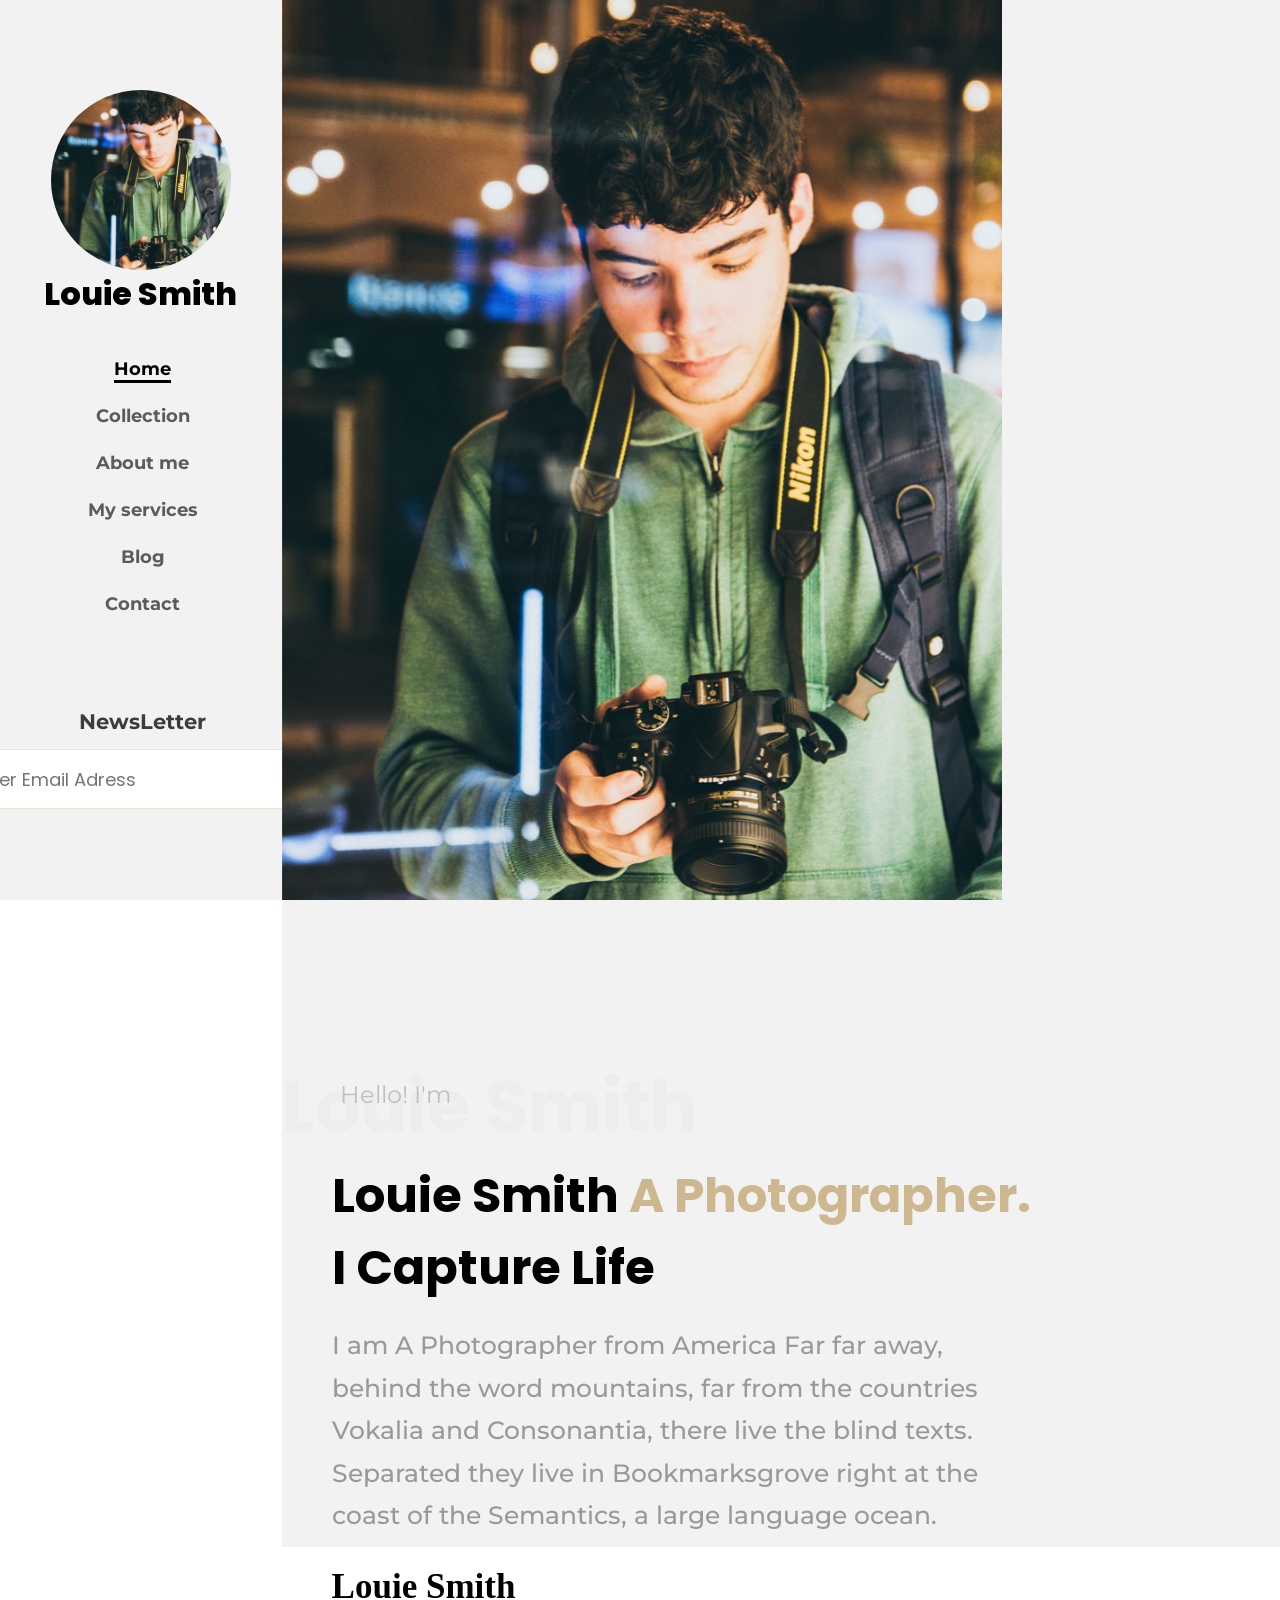
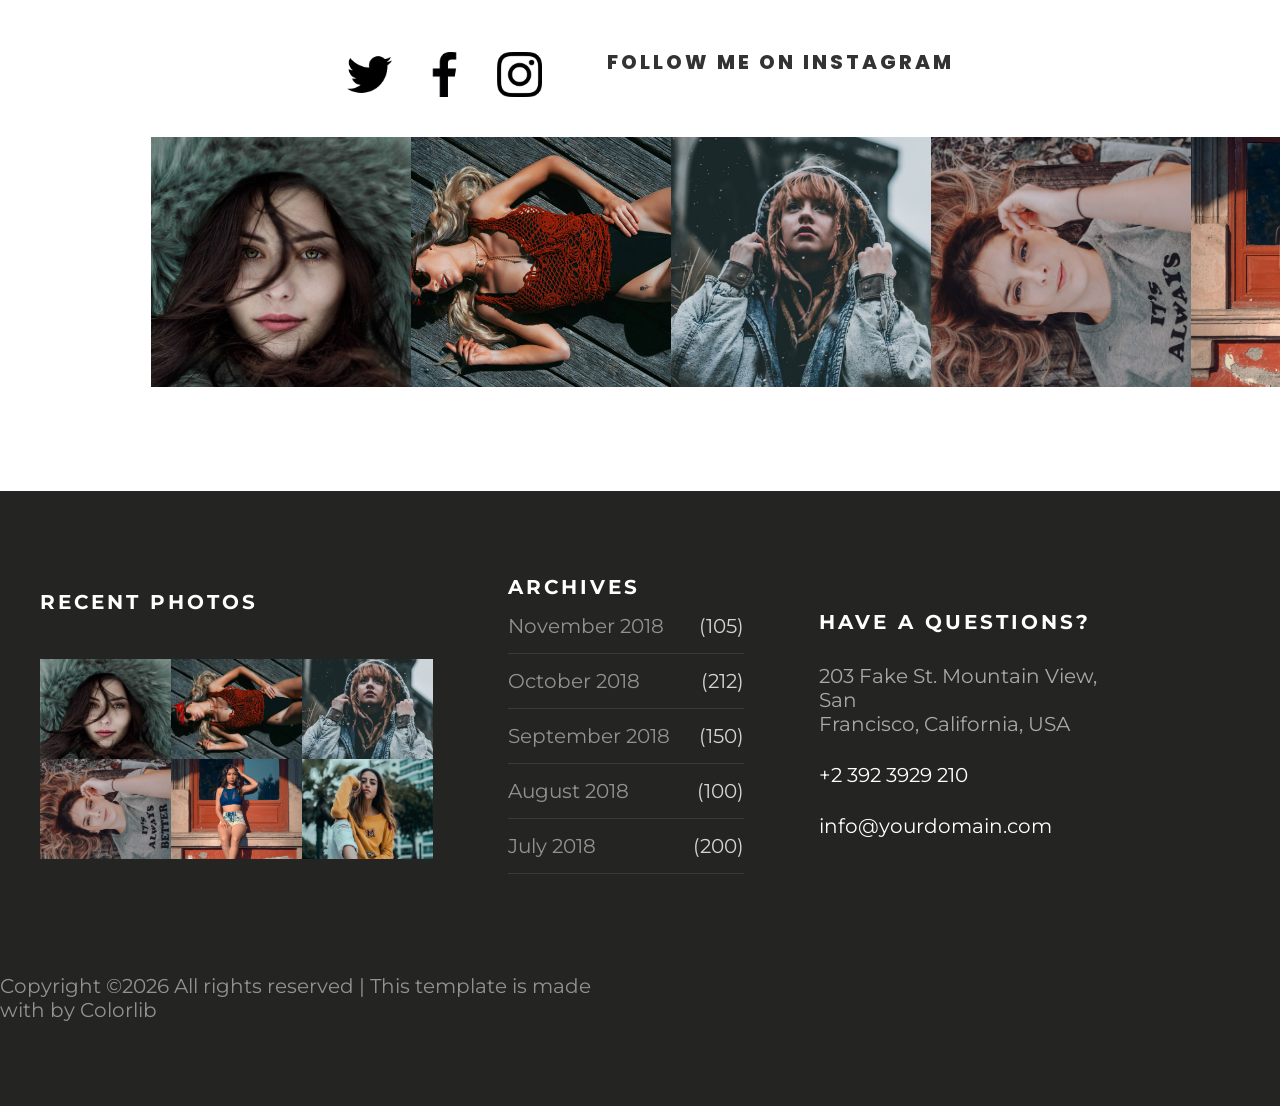
<file: index.html>
<!DOCTYPE html>
<html lang="en">
<head>
    <meta charset="UTF-8">
    <meta name="viewport" content="width=device-width, initial-scale=1.0">
    <link rel="preconnect" href="https://fonts.googleapis.com">
    <link rel="preconnect" href="https://fonts.gstatic.com" crossorigin>
    <link href="https://fonts.googleapis.com/css2?family=Montserrat:wght@100;200;300;400;500;600;700;800;900&family=Poppins:wght@100;200;300;400;500;600;700;800;900&display=swap" rel="stylesheet">
    <link rel="stylesheet" href="style.css">
    <title>Photo</title>
</head>
<body>
    <header>
        <img class = "foto-louie" src="imgs/author.jpg">
        <h1>Louie Smith</h1>
        <ul class = "lista-paginas">
            <li>
                <a class = "active" href="index.html">
                    Home
                </a>
            </li>
            <li>
                <a href="collection.html">
                    Collection
                </a>
            </li>
            <li>
                <a href="about.html">
                    About me
                </a>
            </li>
            <li>
                <a href="myservices.html">
                    My services
                </a>
            </li>
            <li>
                <a href="blog.html">
                    Blog
                </a>
            </li>
            <li>
                <a href="contact.html">
                    Contact
                </a>
            </li>
            <li>
                <div class = "div-input--email">
                    <p>NewsLetter</p>
                    <div class = >
                        <input type="email" placeholder="Enter Email Adress">
                        <img src="imgs/icon-aviaopapel.png">
                    </div>            
                </div>
            </li>
        </ul>
    </header>

    <section id = main>
        <img class = "author-main" src="imgs/author.jpg">

        <section id = "section-text">
            <div id = "allText-section--text">
                <div class = "title">
                    <h1 class = "big-title">Louie Smith</h1>
                    <p class = "little-title">Hello! I'm</p>
                </div>

                <div class = "apresentation">
                    <h1 class = "h1-apresentation">Louie Smith <span class = "photografer-span">A Photographer.</span><br> I Capture Life</h1>

                    <p class = "p-apresentation">
                        I am A Photographer from America Far far away,<br> behind the word mountains, far from the countries<br> Vokalia and Consonantia, there live the blind texts.<br> Separated they live in Bookmarksgrove right at the<br> coast of the Semantics, a large language ocean.
                    </p>

                    <h2 class = "assinatura">Louie Smith</h2>
                    <ul class = "ul-MidiasS">
                        <li class = "twitter">
                            <img src = "imgs/twitter.png">
                        </li>
                        <li>
                            <img src = "imgs/face.png">
                        </li>
                        <li>
                            <img src = "imgs/insta.png">
                        </li>
                    </ul>
                </div>
            </div>
        </section>

        <section id = "photos">
            <div class = "div-photos">
                <h2 class = "follow-h2">
                    Follow me on Instagram
                </h2>
                <ul class = "ul-photos">
                <li>
                        <img src="imgs/img_esquimo.jpg" alt="imagem mulher">
                </li>
                <li>
                        <img src="imgs/img_maiovermelho.jpg" alt="imagem mulher">
                </li>
                <li>
                        <img src="imgs/img_ruivaAvoada.jpg" alt="imagem mulher">
                </li>
                <li>
                        <img src="imgs/img_mulhernochaocomfolhas.jpg" alt="imagem mulher">
                </li>
                <li>
                        <img src="imgs/img_mulhersentada.jpg" alt="imagem mulher">
                </li>
                </ul>
            </div>
        </section>
    </section>

    <footer>
        <ul class = "ul-mãe">
            <li class = "li-primeira">
                <p class = "titulos-Lis titulos-Lis1">Recent photos</p>
                <ul class = "ul1-1--footer">
                    <li>
                        <img src="imgs/img_esquimo.jpg" alt="imagem mulher">
                    </li>
                    <li>
                        <img class = "maio-vermelho" src="imgs/img_maiovermelho.jpg" alt="imagem mulher">
                    </li>
                    <li>
                        <img class = "ruiva-avoada" src="imgs/img_ruivaAvoada.jpg" alt="imagem mulher">
                    </li>
                </ul>
                <ul class = "ul1-2--footer">
                    <li>
                        <img src="imgs/img_mulhernochaocomfolhas.jpg" alt="imagem mulher">
                    </li>
                    <li>
                        <img class = "mulher-sentada"src="imgs/img_mulhersentada.jpg" alt="imagem mulher">
                    </li>
                    <li>
                        <img class = "mulher-amarelo"src = "imgs/img_mulherdeamarelo.jpg" alt = "imagem mulher">
                    </li>
                </ul>
            </li>
            <li class = "li-segunda">
                <p class = "titulos-Lis titulos-Lis2">Archives</p>
                <ul class = "ul2-footer">
                    <li>November 2018<span class = "numbers">(105)</span></li>
                    <li>October 2018<span class = "numbers">(212)</span></li>
                    <li>September 2018<span class = "numbers">(150)</span></li>
                    <li>August 2018<span class = "numbers">(100)</span></li>
                    <li class = "July">July 2018<span class = "numbers">(200)</span></li>
                </ul>
            </li>
            <li class = "li-terceira">
                <p class = "titulos-Lis titulos-Lis3">Have a questions?</p>
                    <ul class = ul3-footer>
                        <li class = "adress">203 Fake St. Mountain View, San<br> Francisco, California, USA</li>
                        <li class = "numberAndEmail">+2 392 3929 210</li>
                        <li class = "numberAndEmail" >info@yourdomain.com</li>
                    </ul>
            </li>
        </ul>

        <p class = "Copyright">Copyright ©2026 All rights reserved | This template is made with  by Colorlib</p>
    </footer>
</body>
</html>
</file>
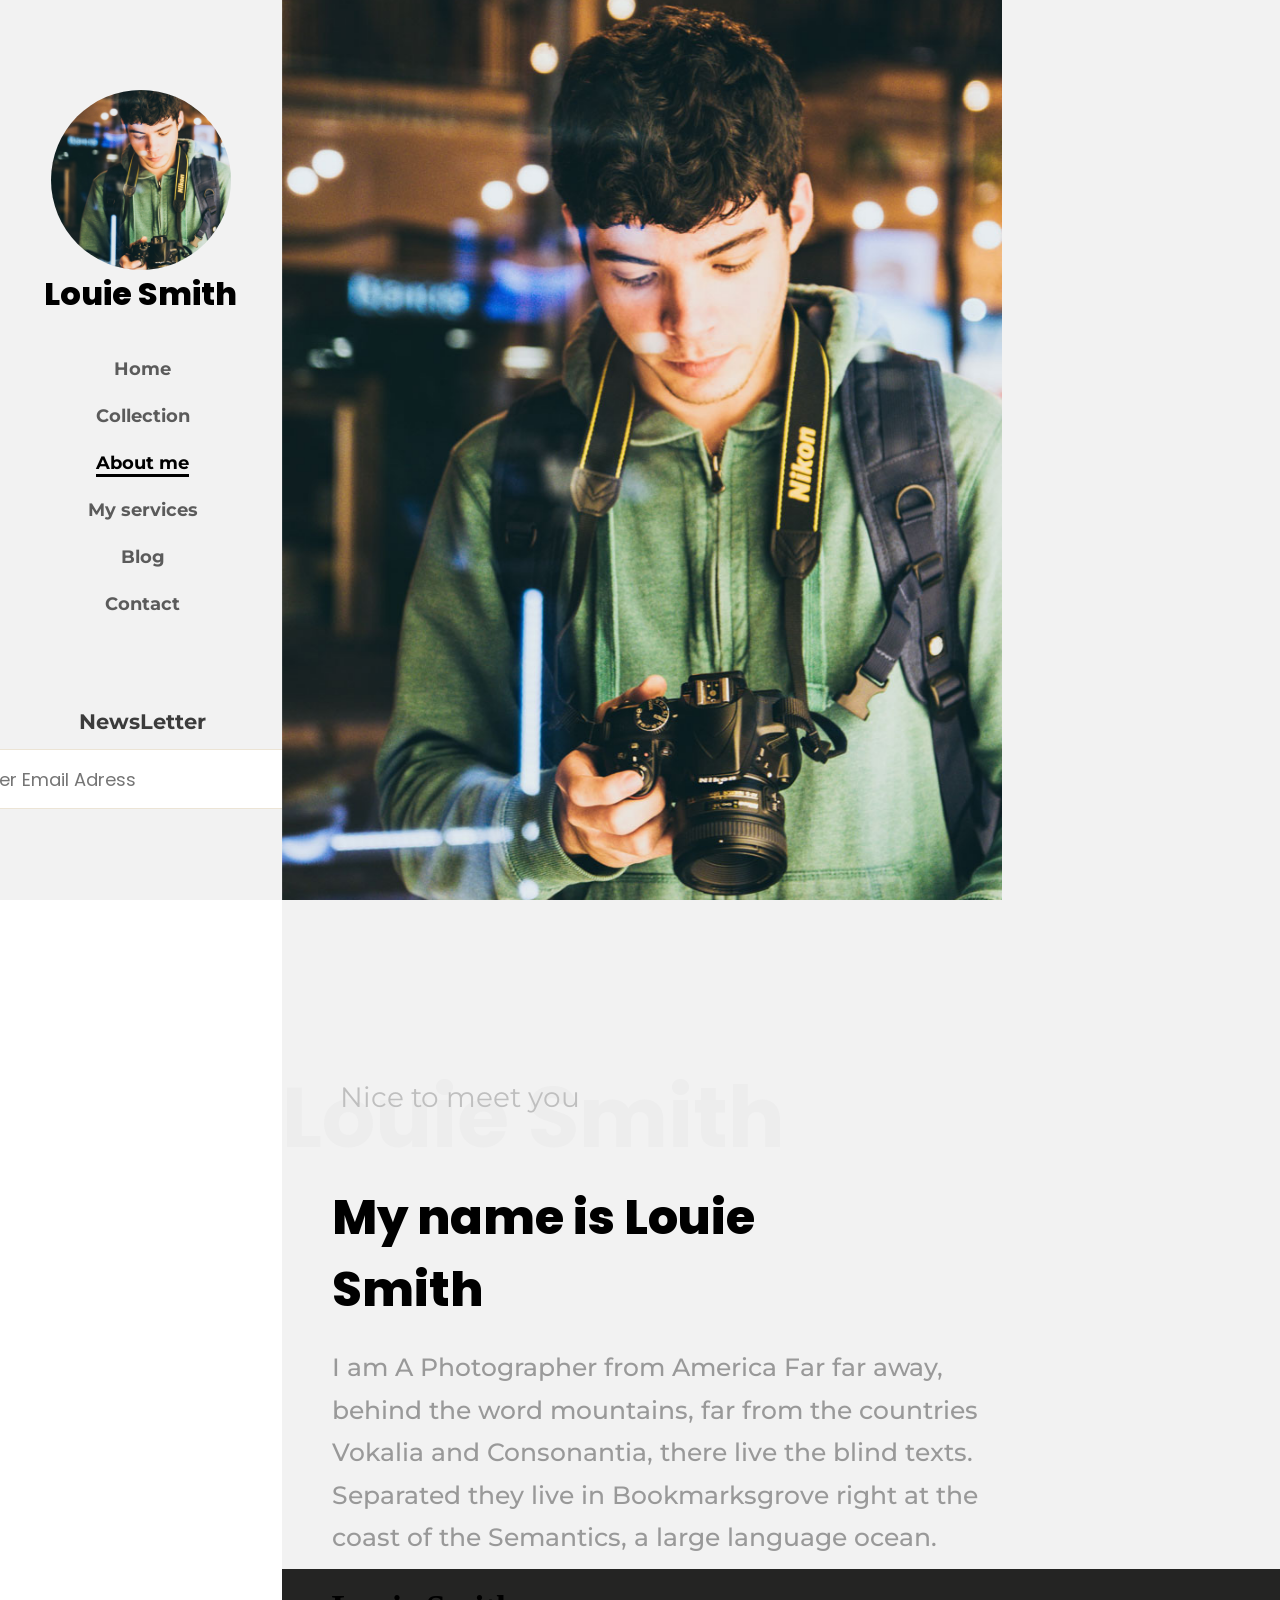
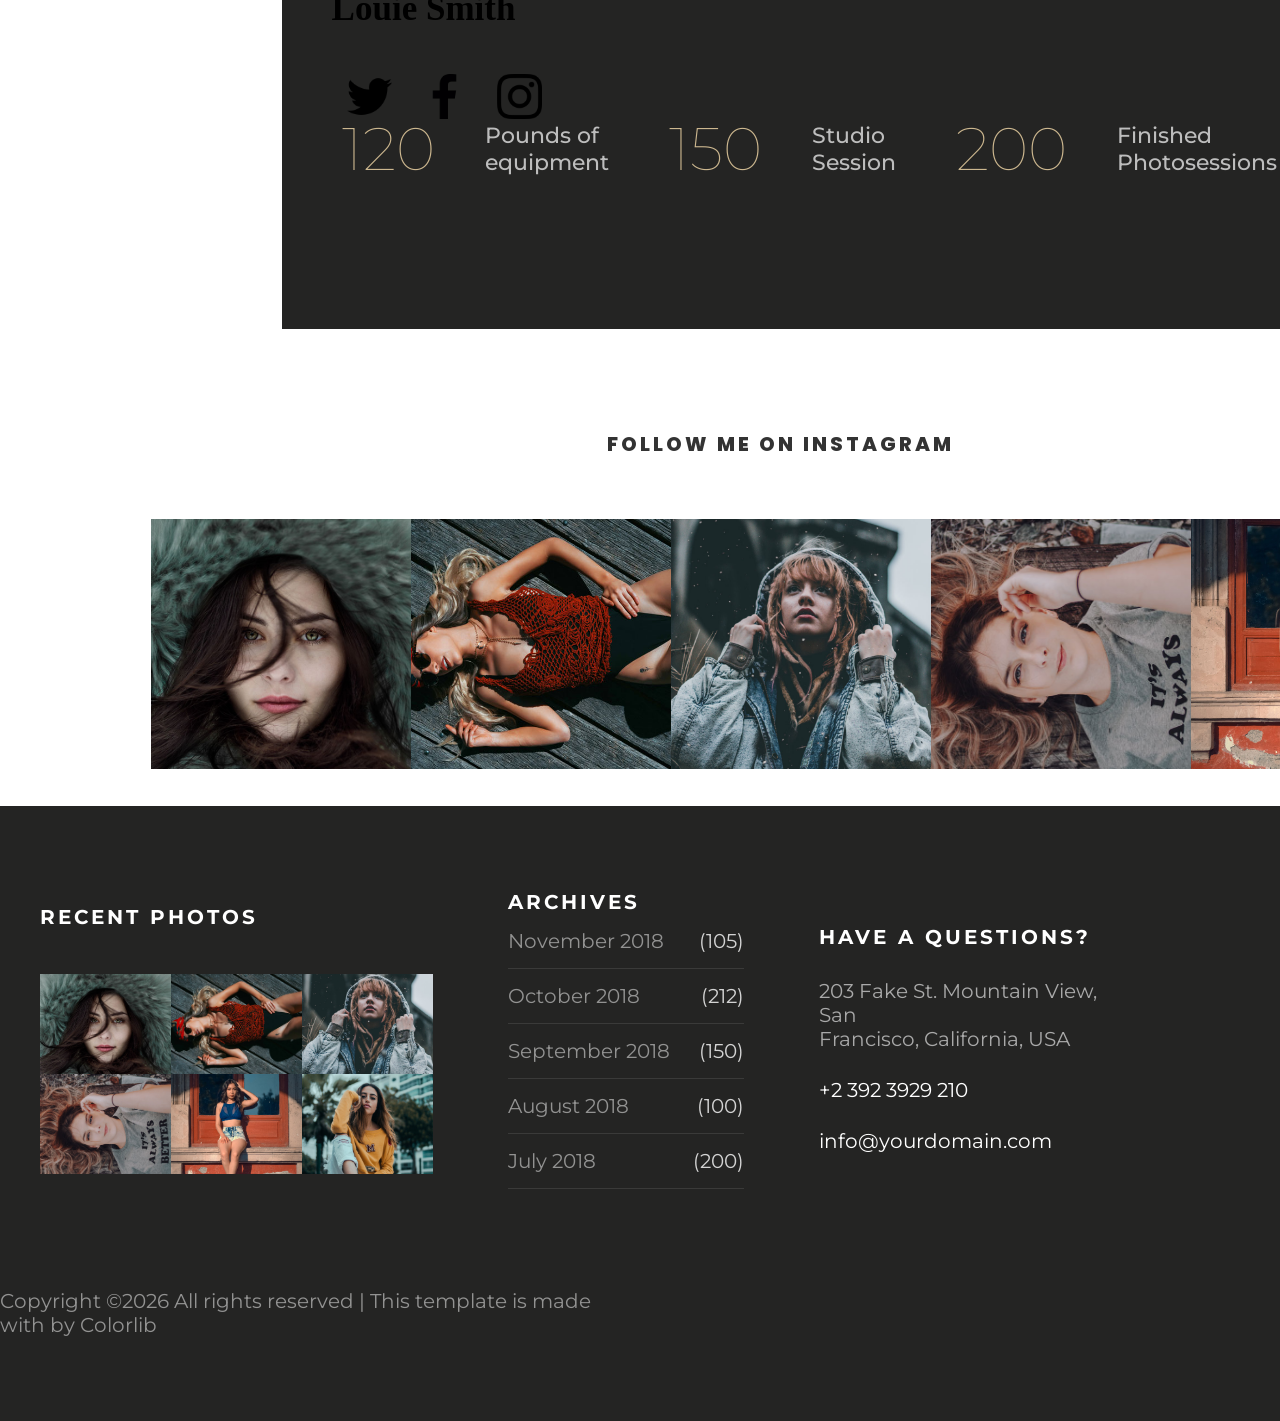
<file: about.html>
<!DOCTYPE html>
<html lang="en">
<head>
    <meta charset="UTF-8">
    <meta name="viewport" content="width=device-width, initial-scale=1.0">
    <link rel="preconnect" href="https://fonts.googleapis.com">
    <link rel="preconnect" href="https://fonts.gstatic.com" crossorigin>
    <link href="https://fonts.googleapis.com/css2?family=Montserrat:wght@100;200;300;400;500;600;700;800;900&family=Poppins:wght@100;200;300;400;500;600;700;800;900&display=swap" rel="stylesheet">
    <title>About Him</title>
    <link rel="stylesheet" href="about.css">
</head>
<body>
    <header>
        <img class = "foto-louie" src="imgs/author.jpg">
        <h1>Louie Smith</h1>
        <ul class = "lista-paginas">
            <li>
                <a href="index.html">
                    Home
                </a>
            </li>
            <li>
                <a href="collection.html">
                    Collection
                </a>
            </li>
            <li>
                <a class="active" href="about.html">
                    About me
                </a>
            </li>
            <li>
                <a href="myservices.html">
                    My services
                </a>
            </li>
            <li>
                <a href="blog.html">
                    Blog
                </a>
            </li>
            <li>
                <a href="contact.html">
                    Contact
                </a>
            </li>
            <li>
                <div class = "div-input--email">
                    <p>NewsLetter</p>
                    <div class = >
                        <input type="email" placeholder="Enter Email Adress">
                        <img src="imgs/icon-aviaopapel.png">
                    </div>            
                </div>
            </li>
        </ul>
    </header>

    <section id = main>
        <img class = "author-main" src="imgs/author.jpg">

        <section id = "section-text">
            <div id = "allText-section--text">
                <div class = "title">
                    <h1 class = "big-title">Louie Smith</h1>
                    <p class = "little-title">Nice to meet you</p>
                </div>

                <div class = "apresentation">
                    <h1 class = "h1-apresentation">My name is Louie<br> Smith</h1>

                    <p class = "p-apresentation">
                        I am A Photographer from America Far far away,<br> behind the word
                        mountains, far from the countries<br> Vokalia and Consonantia, there live
                        the blind texts.<br> Separated they live in Bookmarksgrove right at the<br>
                        coast of the Semantics, a large language ocean.
                    </p>

                    <h2 class = "assinatura">Louie Smith</h2>
                    <ul class = "ul-MidiasS">
                        <li class = "twitter">
                            <img src = "imgs/twitter.png">
                        </li>
                        <li>
                            <img src = "imgs/face.png">
                        </li>
                        <li>
                            <img src = "imgs/insta.png">
                        </li>
                    </ul>
                </div>
            </div>
        </section>

        <div id = "esp-Service">
            <ul>
                <li class = "Li-S">
                    <span class = "Numbers-Of">120</span>
                    <span class = "Text-esp--Service">Pounds of<br> equipment</span>
                </li>
                <li class = "Li-S">
                    <span class = "Numbers-Of">150</span>
                    <span class = "Text-esp--Service">Studio<br>Session</span>
                </li>
                <li class = "Li-S">
                    <span class = "Numbers-Of">200</span>
                    <span class = "Text-esp--Service">Finished<br>Photosessions</span>
                </li>
                <li class = "Li-S">
                    <span class = "Numbers-Of">200</span>
                    <span class = "Text-esp--Service">Happy<br>Clients</span>
                </li>
            </ul>
        </div>

        <section id = "photos">
            <div class = "div-photos">
                <h2 class = "follow-h2">
                    Follow me on Instagram
                </h2>
                <ul class = "ul-photos">
                <li>
                        <img src="imgs/img_esquimo.jpg" alt="imagem mulher">
                </li>
                <li>
                        <img src="imgs/img_maiovermelho.jpg" alt="imagem mulher">
                </li>
                <li>
                        <img src="imgs/img_ruivaAvoada.jpg" alt="imagem mulher">
                </li>
                <li>
                        <img src="imgs/img_mulhernochaocomfolhas.jpg" alt="imagem mulher">
                </li>
                <li>
                        <img src="imgs/img_mulhersentada.jpg" alt="imagem mulher">
                </li>
                </ul>
            </div>
        </section>
    </section>

    <footer>
        <ul class = "ul-mãe">
            <li class = "li-primeira">
                <p class = "titulos-Lis titulos-Lis1">Recent photos</p>
                <ul class = "ul1-1--footer">
                    <li>
                        <img src="imgs/img_esquimo.jpg" alt="imagem mulher">
                    </li>
                    <li>
                        <img class = "maio-vermelho" src="imgs/img_maiovermelho.jpg" alt="imagem mulher">
                    </li>
                    <li>
                        <img class = "ruiva-avoada" src="imgs/img_ruivaAvoada.jpg" alt="imagem mulher">
                    </li>
                </ul>
                <ul class = "ul1-2--footer">
                    <li>
                        <img src="imgs/img_mulhernochaocomfolhas.jpg" alt="imagem mulher">
                    </li>
                    <li>
                        <img class = "mulher-sentada"src="imgs/img_mulhersentada.jpg" alt="imagem mulher">
                    </li>
                    <li>
                        <img class = "mulher-amarelo"src = "imgs/img_mulherdeamarelo.jpg" alt = "imagem mulher">
                    </li>
                </ul>
            </li>
            <li class = "li-segunda">
                <p class = "titulos-Lis titulos-Lis2">Archives</p>
                <ul class = "ul2-footer">
                    <li>November 2018<span class = "numbers">(105)</span></li>
                    <li>October 2018<span class = "numbers">(212)</span></li>
                    <li>September 2018<span class = "numbers">(150)</span></li>
                    <li>August 2018<span class = "numbers">(100)</span></li>
                    <li class = "July">July 2018<span class = "numbers">(200)</span></li>
                </ul>
            </li>
            <li class = "li-terceira">
                <p class = "titulos-Lis titulos-Lis3">Have a questions?</p>
                    <ul class = ul3-footer>
                        <li class = "adress">203 Fake St. Mountain View, San<br> Francisco, California, USA</li>
                        <li class = "numberAndEmail">+2 392 3929 210</li>
                        <li class = "numberAndEmail" >info@yourdomain.com</li>
                    </ul>
            </li>
        </ul>

        <p class = "Copyright">Copyright ©2026 All rights reserved | This template is made with  by Colorlib</p>
    </footer>
</body>
</html>
</file>
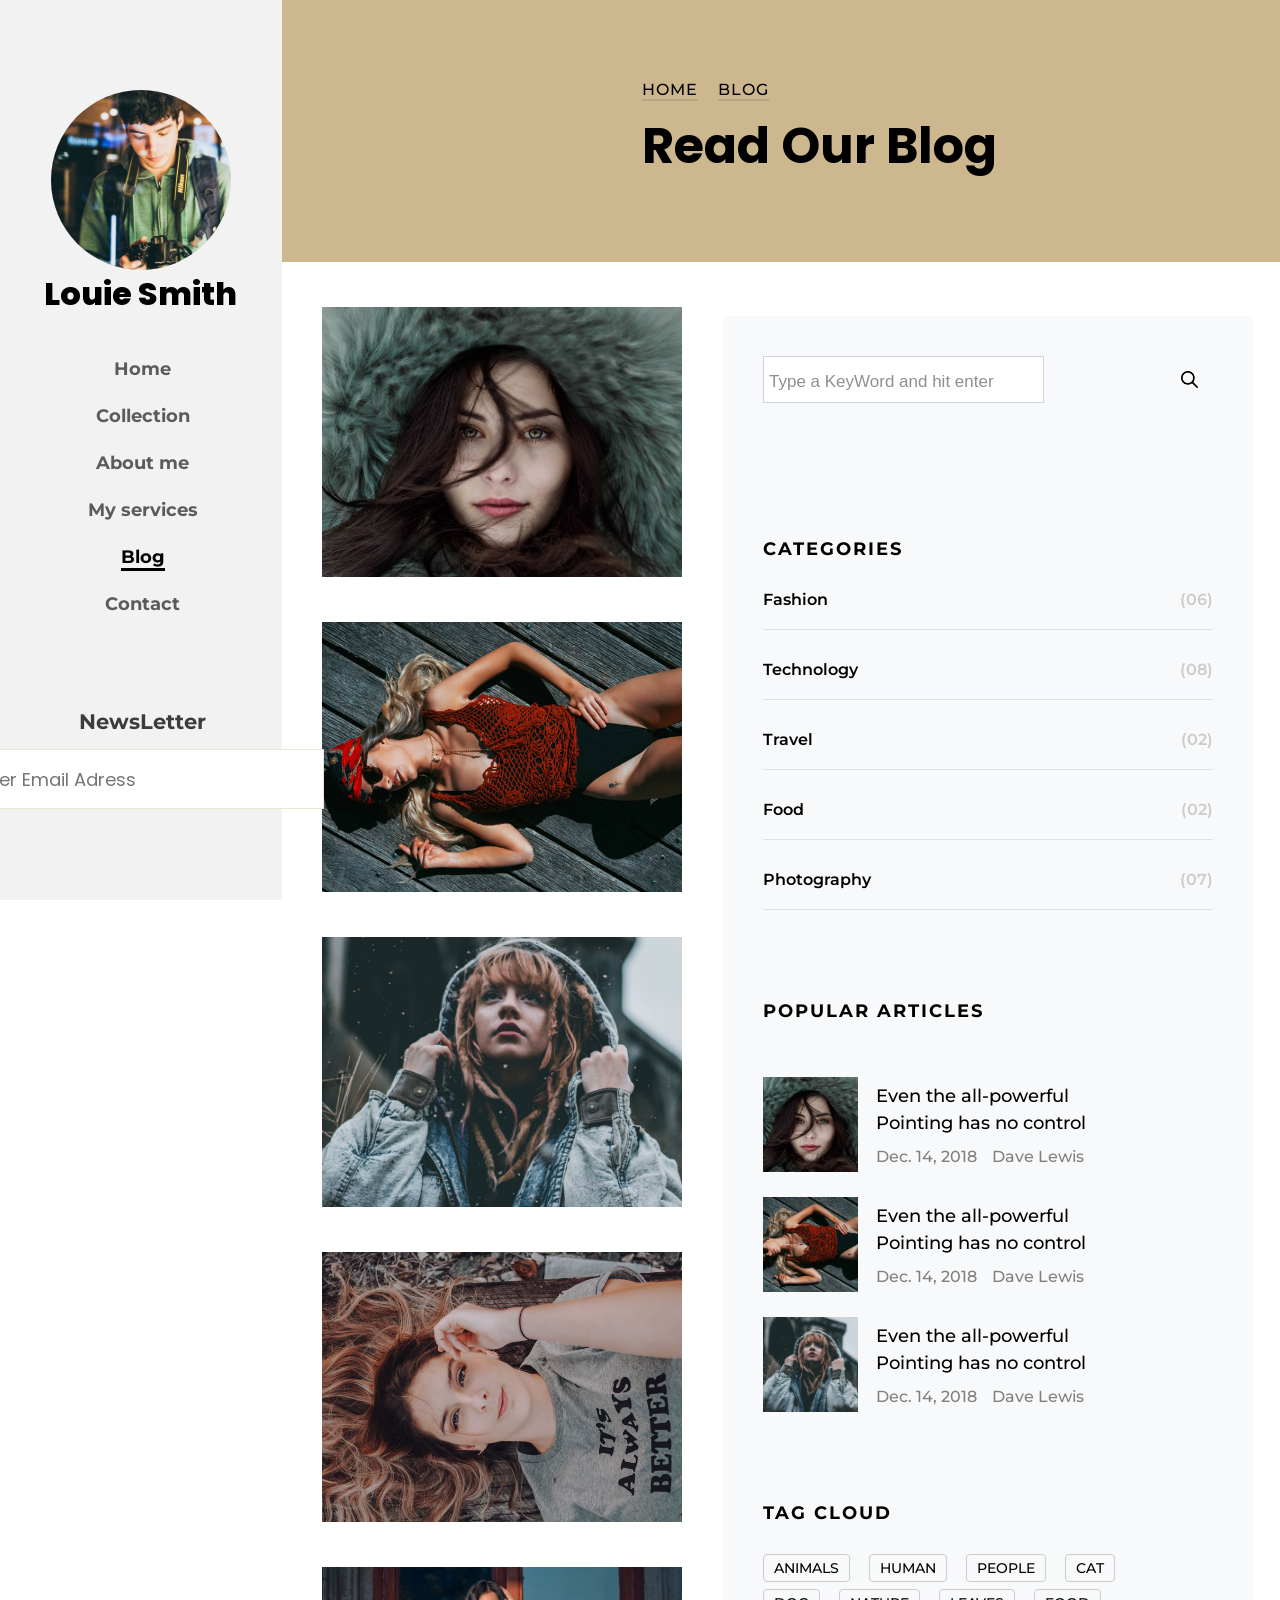
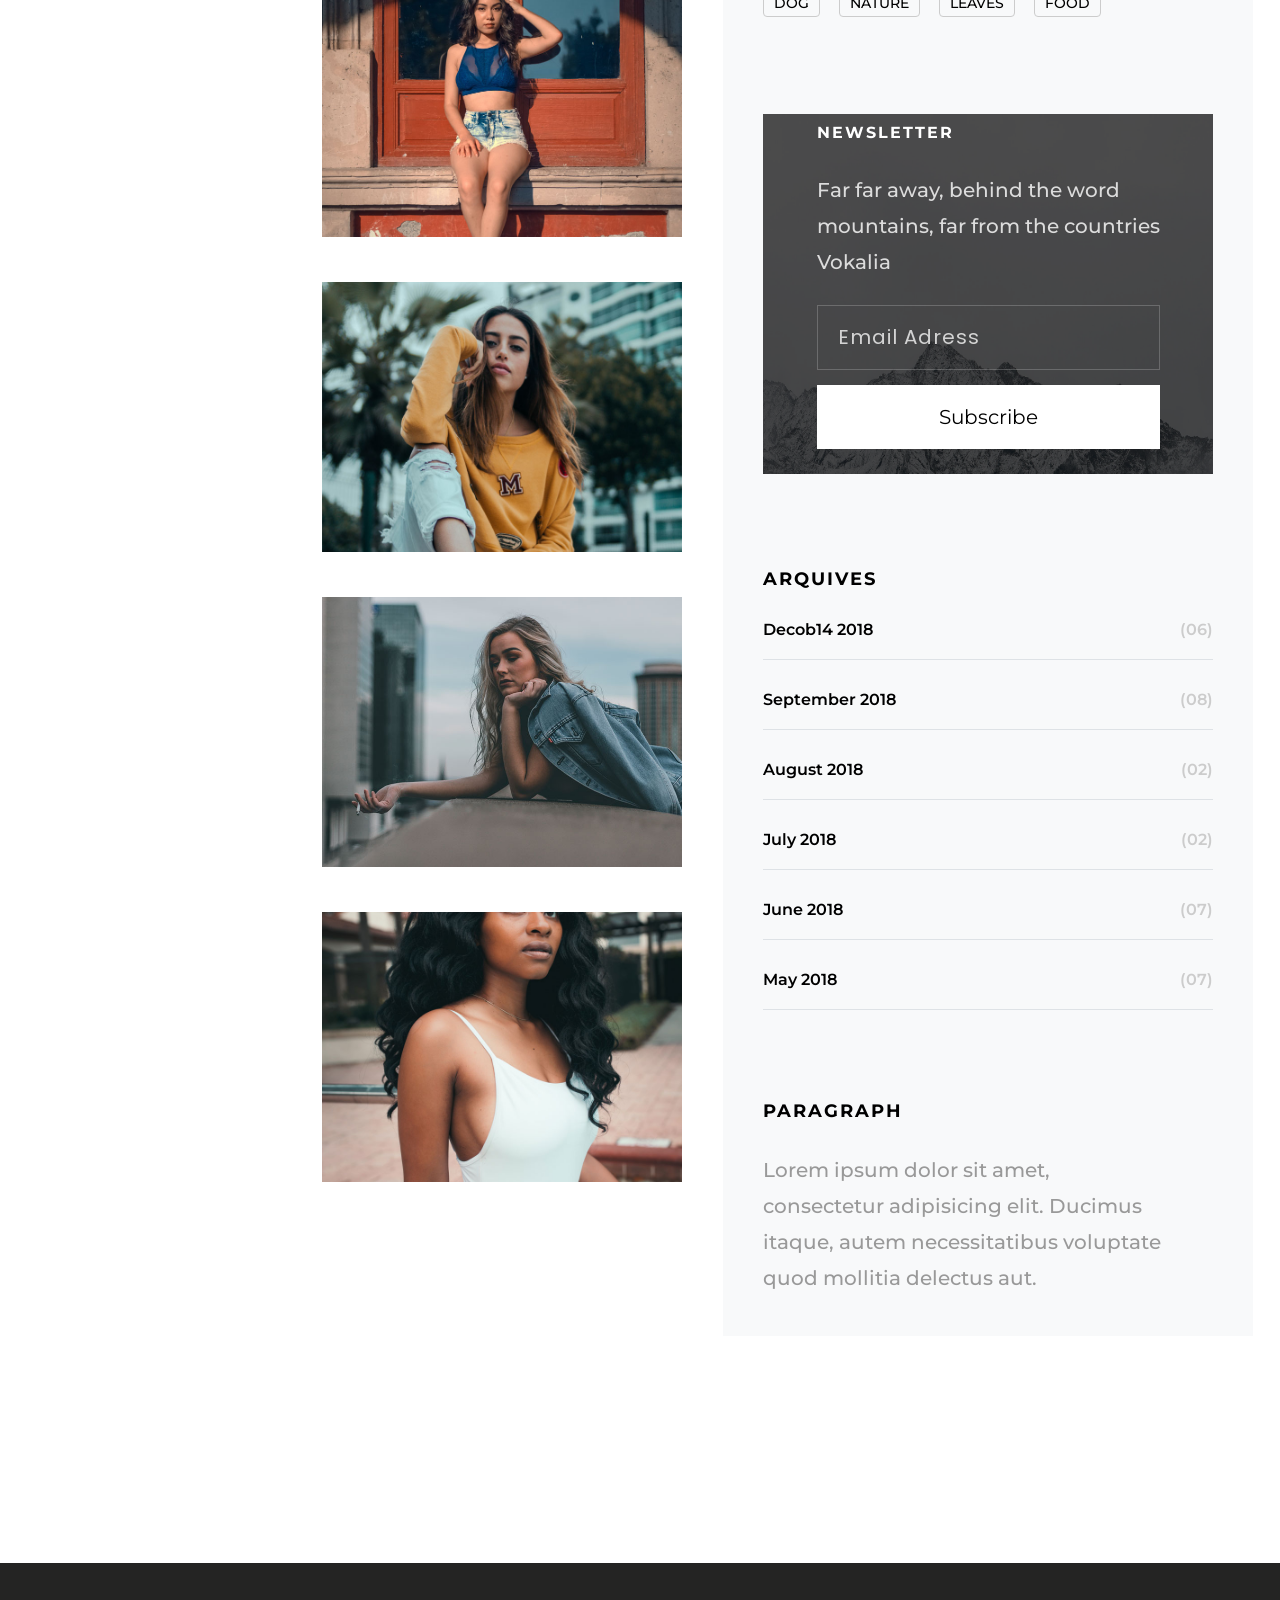
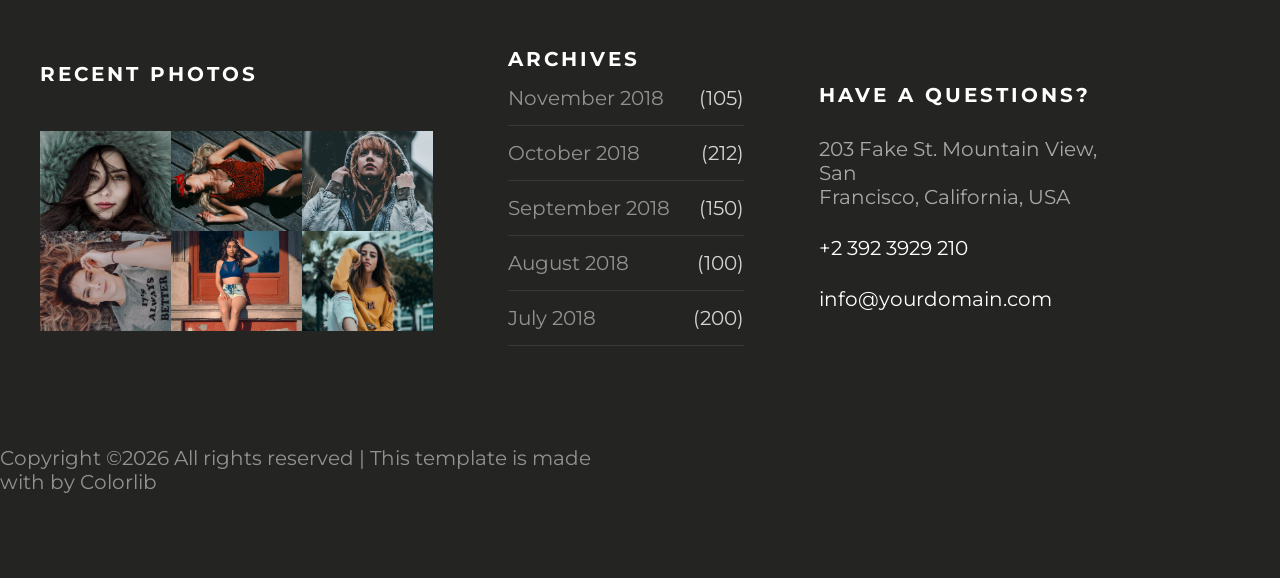
<file: blog.html>
<!DOCTYPE html>
<html lang="en">
<head>
    <meta charset="UTF-8">
    <meta name="viewport" content="width=device-width, initial-scale=1.0">
    <title>Blog</title>
    <link rel="preconnect" href="https://fonts.googleapis.com">
    <link rel="preconnect" href="https://fonts.gstatic.com" crossorigin>
    <link href="https://fonts.googleapis.com/css2?family=Montserrat:wght@100;200;300;400;500;600;700;800;900&family=Poppins:wght@100;200;300;400;500;600;700;800;900&display=swap" rel="stylesheet">
    <link rel="stylesheet" href="blog.css">
</head>
<body>
    <header>
        <img class = "foto-louie" src="imgs/author.jpg">
        <h1>Louie Smith</h1>
        <ul class = "lista-paginas">
            <li>
                <a href="index.html">
                    Home
                </a>
            </li>
            <li>
                <a href="collection.html">
                    Collection
                </a>
            </li>
            <li>
                <a href="about.html">
                    About me
                </a>
            </li>
            <li>
                <a href="myservices.html">
                    My services
                </a>
            </li>
            <li>
                <a class="active" href="blog.html">
                    Blog
                </a>
            </li>
            <li>
                <a href="contact.html">
                    Contact
                </a>
            </li>
            <li>
                <div class = "div-input--email">
                    <p>NewsLetter</p>
                    <div class = >
                        <input type="email" placeholder="Enter Email Adress">
                        <img src="imgs/icon-aviaopapel.png">
                    </div>            
                </div>
            </li>
        </ul>
    </header>

    <section id = main>
        <div id = "header2">
            <div class = "content-header2">
                <ul>
                    <li class = "home-active">
                        <a class = "home-active" href="index.html">Home</a>
                    </li>
                    <li>
                        <a href="collection.html">Blog</a>
                    </li>
                </ul>

                <h1>
                    Read Our Blog
                </h1>
            </div>
        </div>

        <section id = "principal-content">
            <section id = "posts">
                <ul>
                    <li>
                        <div class = "post-content">
                            <img src="imgs/img_esquimo.jpg">
                            <div class = "especifications">
                                <h4>The Photography Technique</h4>
                                <ul>
                                    <li class = "date-comment">Dec 14, 2018</li>
                                    <li class = photografy-li>Photography</li>
                                    <li class = "date-comment">5 comment</li>
                                </ul>
                                <p>A small river named Duden flows by their<br> place and supplies it with the necessary<br> regelialia.</p>
                                <a>Read More ></a>
                            </div>
                        </div>
                    </li>
                    <li>
                        <div class = "post-content">
                            <img src="imgs/img_maiovermelho.jpg">
                            <div class = "especifications">
                                <h4>The Photography Technique</h4>
                                <ul>
                                    <li class = "date-comment">Dec 14, 2018</li>
                                    <li class = photografy-li>Photography</li>
                                    <li class = "date-comment">5 comment</li>
                                </ul>
                                <p>A small river named Duden flows by their<br> place and supplies it with the necessary<br> regelialia.</p>
                                <a>Read More ></a>
                            </div>
                    </li>
                    <li>
                        <div class = "post-content">
                            <img src="imgs/img_ruivaAvoada.jpg">
                            <div class = "especifications">
                                <h4>The Photography Technique</h4>
                                <ul>
                                    <li class = "date-comment">Dec 14, 2018</li>
                                    <li class = photografy-li>Photography</li>
                                    <li class = "date-comment">5 comment</li>
                                </ul>
                                <p>A small river named Duden flows by their<br> place and supplies it with the necessary<br> regelialia.</p>
                                <a>Read More ></a>
                            </div>
                    </li>
                    <li>
                        <div class = "post-content">
                            <img src="imgs/img_mulhernochaocomfolhas.jpg">
                            <div class = "especifications">
                                <h4>The Photography Technique</h4>
                                <ul>
                                    <li class = "date-comment">Dec 14, 2018</li>
                                    <li class = photografy-li>Photography</li>
                                    <li class = "date-comment">5 comment</li>
                                </ul>
                                <p>A small river named Duden flows by their<br> place and supplies it with the necessary<br> regelialia.</p>
                                <a>Read More ></a>
                            </div>
                    </li>
                    <li>
                        <div class = "post-content">
                            <img src="imgs/img_mulhersentada.jpg">
                            <div class = "especifications">
                                <h4>The Photography Technique</h4>
                                <ul>
                                    <li class = "date-comment">Dec 14, 2018</li>
                                    <li class = photografy-li>Photography</li>
                                    <li class = "date-comment">5 comment</li>
                                </ul>
                                <p>A small river named Duden flows by their<br> place and supplies it with the necessary<br> regelialia.</p>
                                <a>Read More ></a>
                            </div>
                    </li>
                    <li>
                        <div class = "post-content">
                            <img src="imgs/img_mulherdeamarelo.jpg">
                            <div class = "especifications">
                                <h4>The Photography Technique</h4>
                                <ul>
                                    <li class = "date-comment">Dec 14, 2018</li>
                                    <li class = photografy-li>Photography</li>
                                    <li class = "date-comment">5 comment</li>
                                </ul>
                                <p>A small river named Duden flows by their<br> place and supplies it with the necessary<br> regelialia.</p>
                                <a>Read More ></a>
                            </div>
                    </li>
                    <li>
                        <div class = "post-content">
                            <img src="imgs/imgmulherjaqueta.jpg">
                            <div class = "especifications">
                                <h4>The Photography Technique</h4>
                                <ul>
                                    <li class = "date-comment">Dec 14, 2018</li>
                                    <li class = photografy-li>Photography</li>
                                    <li class = "date-comment">5 comment</li>
                                </ul>
                                <p>A small river named Duden flows by their<br> place and supplies it with the necessary<br> regelialia.</p>
                                <a>Read More ></a>
                            </div>
                    </li>
                    <li>
                        <div class = "post-content">
                            <img src="imgs/img-mulhermaiobranco.jpg">
                            <div class = "especifications">
                                <h4>The Photography Technique</h4>
                                <ul>
                                    <li class = "date-comment">Dec 14, 2018</li>
                                    <li class = photografy-li>Photography</li>
                                    <li class = "date-comment">5 comment</li>
                                </ul>
                                <p>A small river named Duden flows by their<br> place and supplies it with the necessary<br> regelialia.</p>
                                <a>Read More ></a>
                            </div>
                    </li>
                </ul>
            </section>

            <section id = "area-direita">
                <div class = "input-div">
                    <input type = "text" placeholder="Type a KeyWord and hit enter">
                    <img src="imgs/search.png">
                </div>
    
                <div class = "categories">
                    <h5>Categories</h5>
                    <ul class = "ul-categories">
                        <li>Fashion<span class = "lil-number--ul">(06)</span></li>
                        <li>Technology<span class = "lil-number--ul">(08)</span></li>
                        <li>Travel<span class = "lil-number--ul">(02)</span></li>
                        <li>Food<span class = "lil-number--ul">(02)</span></li>
                        <li>Photography<span class = "lil-number--ul">(07)</span></li>
                    </ul>
                </div>
    
                <div class = "pop-Articles">
                    <h4>Popular Articles</h4>
                    <div class = "all-content-PA">
                        <img src = "imgs/img_esquimo.jpg">
                        <div class = "especifications-mini">
                            <h6>
                                Even the all-powerful<br> Pointing has no control
                            </h6>
                            <ul>
                                <li>Dec. 14, 2018</li>
                                <li>Dave Lewis</li>
                            </ul>
                        </div>
                    </div>
    
                    <div class = "all-content-PA">
                        <img src = "imgs/img_maiovermelho.jpg">
                        <div class = "especifications-mini">
                            <h6>
                                Even the all-powerful<br> Pointing has no control
                            </h6>
                            <ul>
                                <li>Dec. 14, 2018</li>
                                <li>Dave Lewis</li>
                            </ul>
                        </div>
                    </div>
    
                    <div class = "all-content-PA">
                        <img src = "imgs/img_ruivaAvoada.jpg">
                        <div class = "especifications-mini">
                            <h6>
                                Even the all-powerful<br> Pointing has no control
                            </h6>
                            <ul>
                                <li>Dec. 14, 2018</li>
                                <li>Dave Lewis</li>
                            </ul>
                        </div>
                    </div>
                </div>
    
                <div class = "tag-cloud">
                    <h4>Tag Cloud</h4>
                    <ul>
                        <li>Animals</li>
                        <li>Human</li>
                        <li>People</li>
                        <li>Cat</li>
                    </ul>
    
                    <ul>
                        <li>Dog</li>
                        <li>Nature</li>
                        <li>Leaves</li>
                        <li>Food</li>
                    </ul>
                </div>
    
                <div class = "newsLetter">
                    <div class = "fundo-montanha">
                        <img src="imgs/fundomontanha.jpg">
                    </div>
                    <div class = "content-fundo--montanha">
                        <h4>NewsLetter</h4>
                        <p>Far far away, behind the word<br> mountains, far from the countries<br> Vokalia</p>
                        <input type="email" placeholder="Email Adress">
                        <a>Subscribe</a>
                    </div>
                </div>
    
                <div class = "categories">
                    <h5>Arquives</h5>
                    <ul class = "ul-categories">
                        <li>Decob14 2018<span class = "lil-number--ul">(06)</span></li>
                        <li>September 2018<span class = "lil-number--ul">(08)</span></li>
                        <li>August 2018<span class = "lil-number--ul">(02)</span></li>
                        <li>July 2018<span class = "lil-number--ul">(02)</span></li>
                        <li>June 2018<span class = "lil-number--ul">(07)</span></li>
                        <li>May 2018<span class = "lil-number--ul">(07)</span></li>
                    </ul>
                </div>
                
                <div class = "paragraph">
                    <h4>paragraph</h4>
                    <p>Lorem ipsum dolor sit amet,<br> consectetur adipisicing elit. Ducimus<br> itaque, autem necessitatibus voluptate<br> quod mollitia delectus aut.</p>
                </div>
            </section>
        </section>
        </section>

    <footer>
        <ul class = "ul-mãe">
            <li class = "li-primeira">
                <p class = "titulos-Lis titulos-Lis1">Recent photos</p>
                <ul class = "ul1-1--footer">
                    <li>
                        <img src="imgs/img_esquimo.jpg" alt="imagem mulher">
                    </li>
                    <li>
                        <img class = "maio-vermelho" src="imgs/img_maiovermelho.jpg" alt="imagem mulher">
                    </li>
                    <li>
                        <img class = "ruiva-avoada" src="imgs/img_ruivaAvoada.jpg" alt="imagem mulher">
                    </li>
                </ul>
                <ul class = "ul1-2--footer">
                    <li>
                        <img src="imgs/img_mulhernochaocomfolhas.jpg" alt="imagem mulher">
                    </li>
                    <li>
                        <img class = "mulher-sentada"src="imgs/img_mulhersentada.jpg" alt="imagem mulher">
                    </li>
                    <li>
                        <img class = "mulher-amarelo"src = "imgs/img_mulherdeamarelo.jpg" alt = "imagem mulher">
                    </li>
                </ul>
            </li>
            <li class = "li-segunda">
                <p class = "titulos-Lis titulos-Lis2">Archives</p>
                <ul class = "ul2-footer">
                    <li>November 2018<span class = "numbers">(105)</span></li>
                    <li>October 2018<span class = "numbers">(212)</span></li>
                    <li>September 2018<span class = "numbers">(150)</span></li>
                    <li>August 2018<span class = "numbers">(100)</span></li>
                    <li class = "July">July 2018<span class = "numbers">(200)</span></li>
                </ul>
            </li>
            <li class = "li-terceira">
                <p class = "titulos-Lis titulos-Lis3">Have a questions?</p>
                    <ul class = ul3-footer>
                        <li class = "adress">203 Fake St. Mountain View, San<br> Francisco, California, USA</li>
                        <li class = "numberAndEmail">+2 392 3929 210</li>
                        <li class = "numberAndEmail" >info@yourdomain.com</li>
                    </ul>
            </li>
        </ul>

        <p class = "Copyright">Copyright ©2026 All rights reserved | This template is made with  by Colorlib</p>
    </footer>
</body>
</html>
</file>
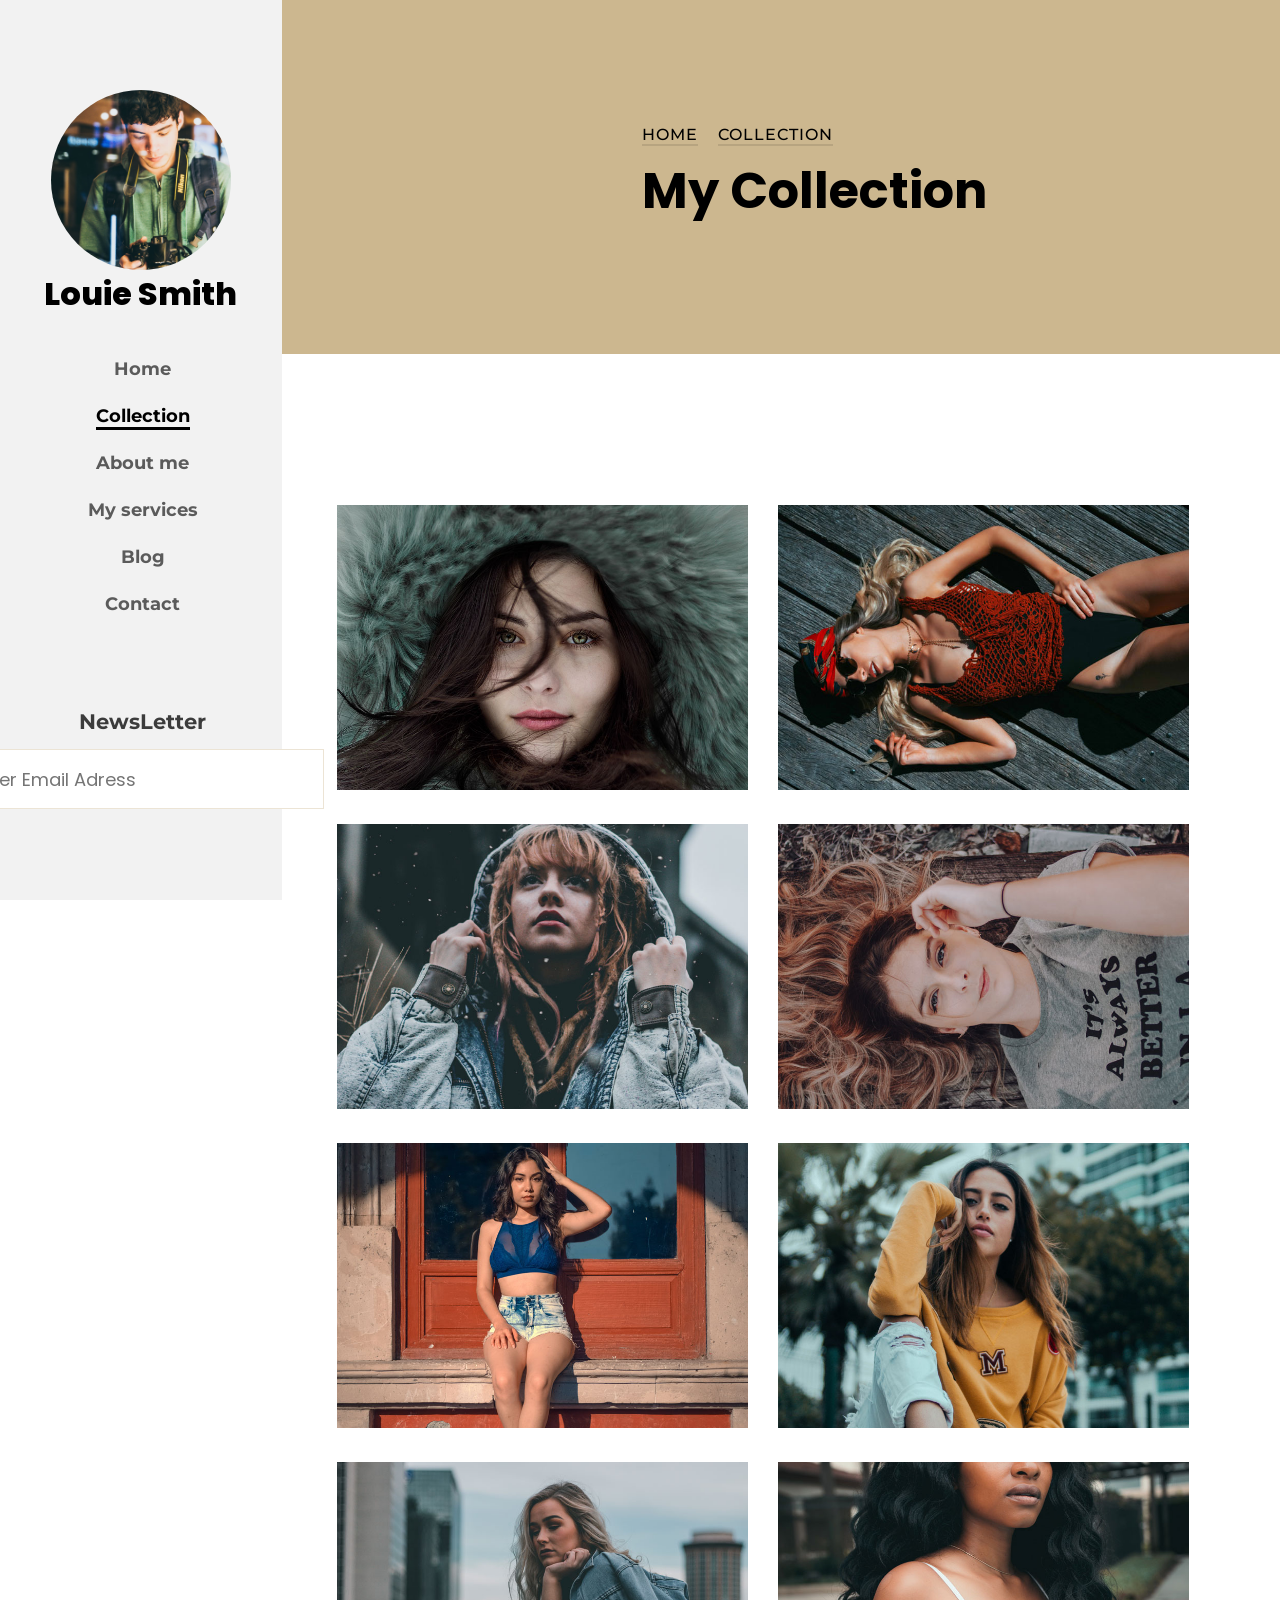
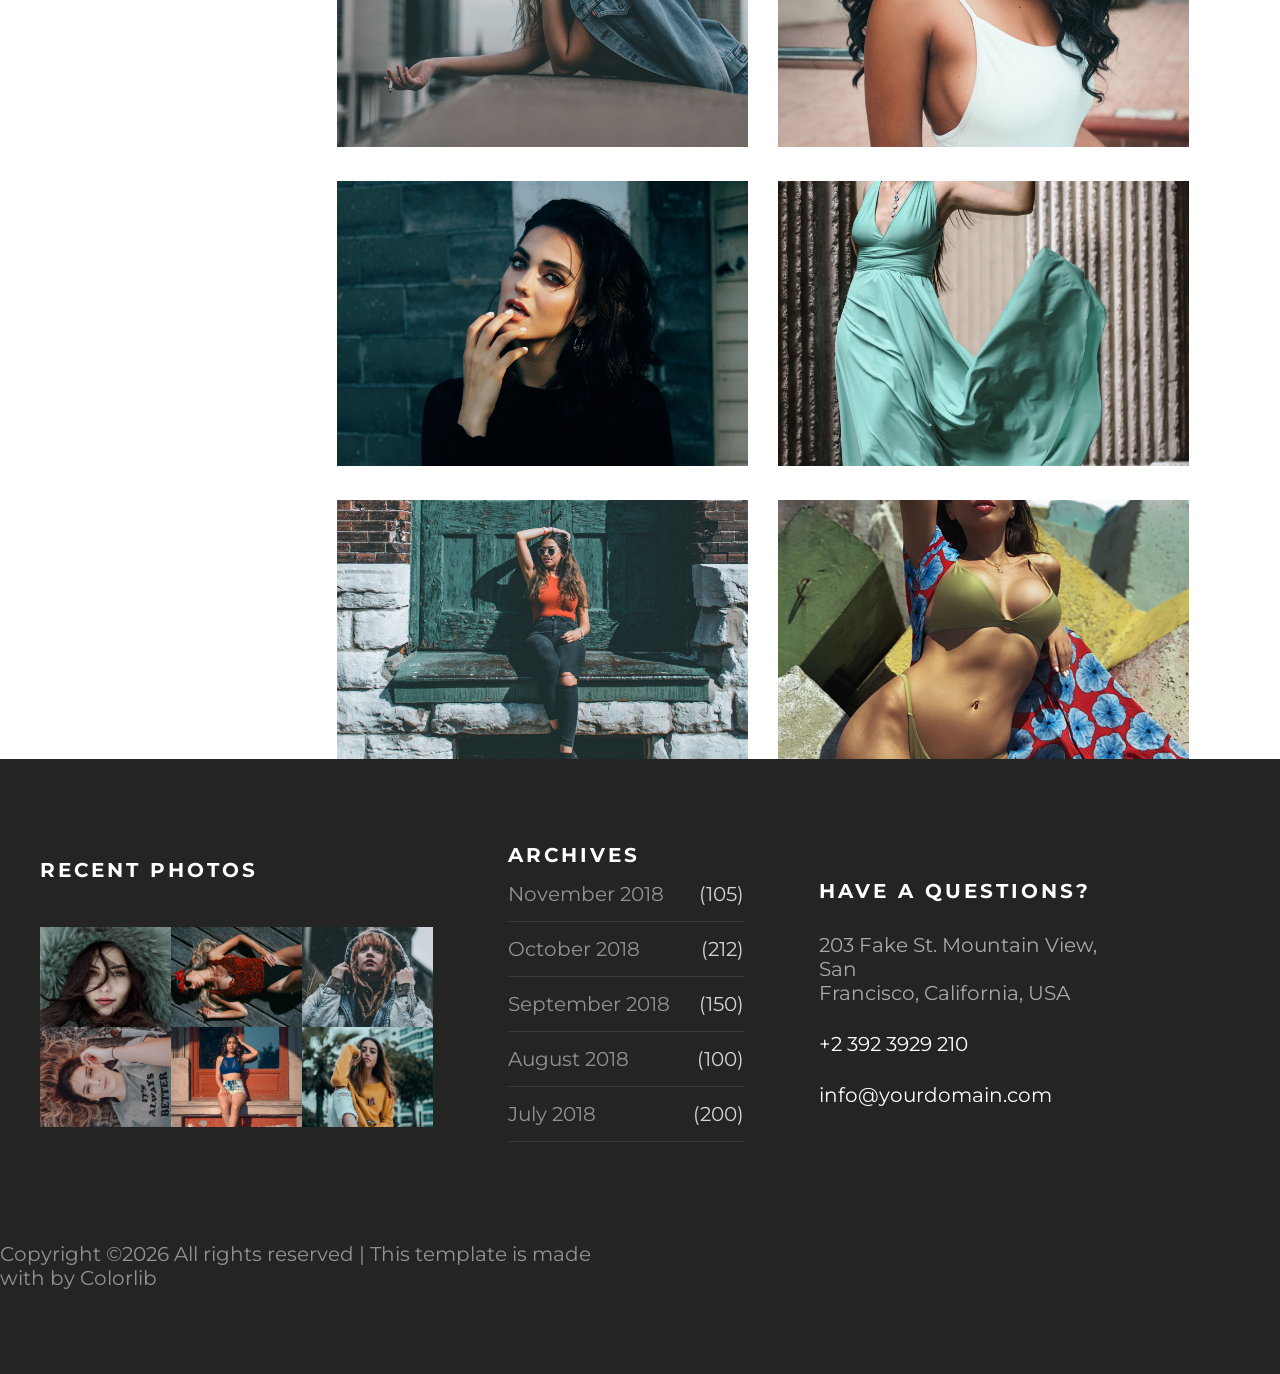
<file: collection.html>
<!DOCTYPE html>
<html lang="en">
<head>
    <meta charset="UTF-8">
    <meta name="viewport" content="width=device-width, initial-scale=1.0">
    <link rel="preconnect" href="https://fonts.googleapis.com">
    <link rel="preconnect" href="https://fonts.gstatic.com" crossorigin>
    <link href="https://fonts.googleapis.com/css2?family=Montserrat:wght@100;200;300;400;500;600;700;800;900&family=Poppins:wght@100;200;300;400;500;600;700;800;900&display=swap" rel="stylesheet">
    <title>Collection</title>
    <link rel="stylesheet" href="collection.css">
</head>
<body>
    <header>
        <img class = "foto-louie" src="imgs/author.jpg">
        <h1>Louie Smith</h1>
        <ul class = "lista-paginas">
            <li>
                <a href="index.html">
                    Home
                </a>
            </li>
            <li>
                <a class="active" href="collection.html">
                    Collection
                </a>
            </li>
            <li>
                <a href="about.html">
                    About me
                </a>
            </li>
            <li>
                <a href="myservices.html">
                    My services
                </a>
            </li>
            <li>
                <a href="blog.html">
                    Blog
                </a>
            </li>
            <li>
                <a href="contact.html">
                    Contact
                </a>
            </li>
            <li>
                <div class = "div-input--email">
                    <p>NewsLetter</p>
                    <div class = >
                        <input type="email" placeholder="Enter Email Adress">
                        <img src="imgs/icon-aviaopapel.png">
                    </div>            
                </div>
            </li>
        </ul>
    </header>

    <section id = main>
        <div id = "header2">
            <div class = "content-header2">
                <ul>
                    <li class = "home-active">
                        <a class = "home-active" href="index.html">Home</a>
                    </li>
                    <li>
                        <a href="collection.html">Collection</a>
                    </li>
                </ul>

                <h1>
                    My Collection
                </h1>
            </div>
        </div>

        <div id = "principal-content">
            <ul>
                <li>
                    <img src="imgs/img_esquimo.jpg">
                </li>
                <li>
                    <img src="imgs/img_maiovermelho.jpg">
                </li>
                <li>
                    <img src="imgs/img_ruivaAvoada.jpg">
                </li>
                <li>
                    <img src="imgs/img_mulhernochaocomfolhas.jpg">
                </li>
                <li>
                    <img src="imgs/img_mulhersentada.jpg">
                </li>
                <li>
                    <img src="imgs/img_mulherdeamarelo.jpg">
                </li>
                <li>
                    <img src="imgs/imgmulherjaqueta.jpg">
                </li>
                <li>
                    <img src="imgs/img-mulhermaiobranco.jpg">
                </li>
                <li>
                    <img src="imgs/imgvampira.jpg">
                </li>
                <li>
                    <img src="imgs/img-mulherdeverde.jpg">
                </li>
                <li>
                    <img src="imgs/img-mulhersentada2.jpg">
                </li>
                <li>
                    <img src="imgs/img-mulher-biquini.jpg">
                </li>
            </ul>
        </div>
    </section>

    <footer>
        <ul class = "ul-mãe">
            <li class = "li-primeira">
                <p class = "titulos-Lis titulos-Lis1">Recent photos</p>
                <ul class = "ul1-1--footer">
                    <li>
                        <img src="imgs/img_esquimo.jpg" alt="imagem mulher">
                    </li>
                    <li>
                        <img class = "maio-vermelho" src="imgs/img_maiovermelho.jpg" alt="imagem mulher">
                    </li>
                    <li>
                        <img class = "ruiva-avoada" src="imgs/img_ruivaAvoada.jpg" alt="imagem mulher">
                    </li>
                </ul>
                <ul class = "ul1-2--footer">
                    <li>
                        <img src="imgs/img_mulhernochaocomfolhas.jpg" alt="imagem mulher">
                    </li>
                    <li>
                        <img class = "mulher-sentada"src="imgs/img_mulhersentada.jpg" alt="imagem mulher">
                    </li>
                    <li>
                        <img class = "mulher-amarelo"src = "imgs/img_mulherdeamarelo.jpg" alt = "imagem mulher">
                    </li>
                </ul>
            </li>
            <li class = "li-segunda">
                <p class = "titulos-Lis titulos-Lis2">Archives</p>
                <ul class = "ul2-footer">
                    <li>November 2018<span class = "numbers">(105)</span></li>
                    <li>October 2018<span class = "numbers">(212)</span></li>
                    <li>September 2018<span class = "numbers">(150)</span></li>
                    <li>August 2018<span class = "numbers">(100)</span></li>
                    <li class = "July">July 2018<span class = "numbers">(200)</span></li>
                </ul>
            </li>
            <li class = "li-terceira">
                <p class = "titulos-Lis titulos-Lis3">Have a questions?</p>
                    <ul class = ul3-footer>
                        <li class = "adress">203 Fake St. Mountain View, San<br> Francisco, California, USA</li>
                        <li class = "numberAndEmail">+2 392 3929 210</li>
                        <li class = "numberAndEmail" >info@yourdomain.com</li>
                    </ul>
            </li>
        </ul>

        <p class = "Copyright">Copyright ©2026 All rights reserved | This template is made with  by Colorlib</p>
    </footer>
</body>
</html>
</file>
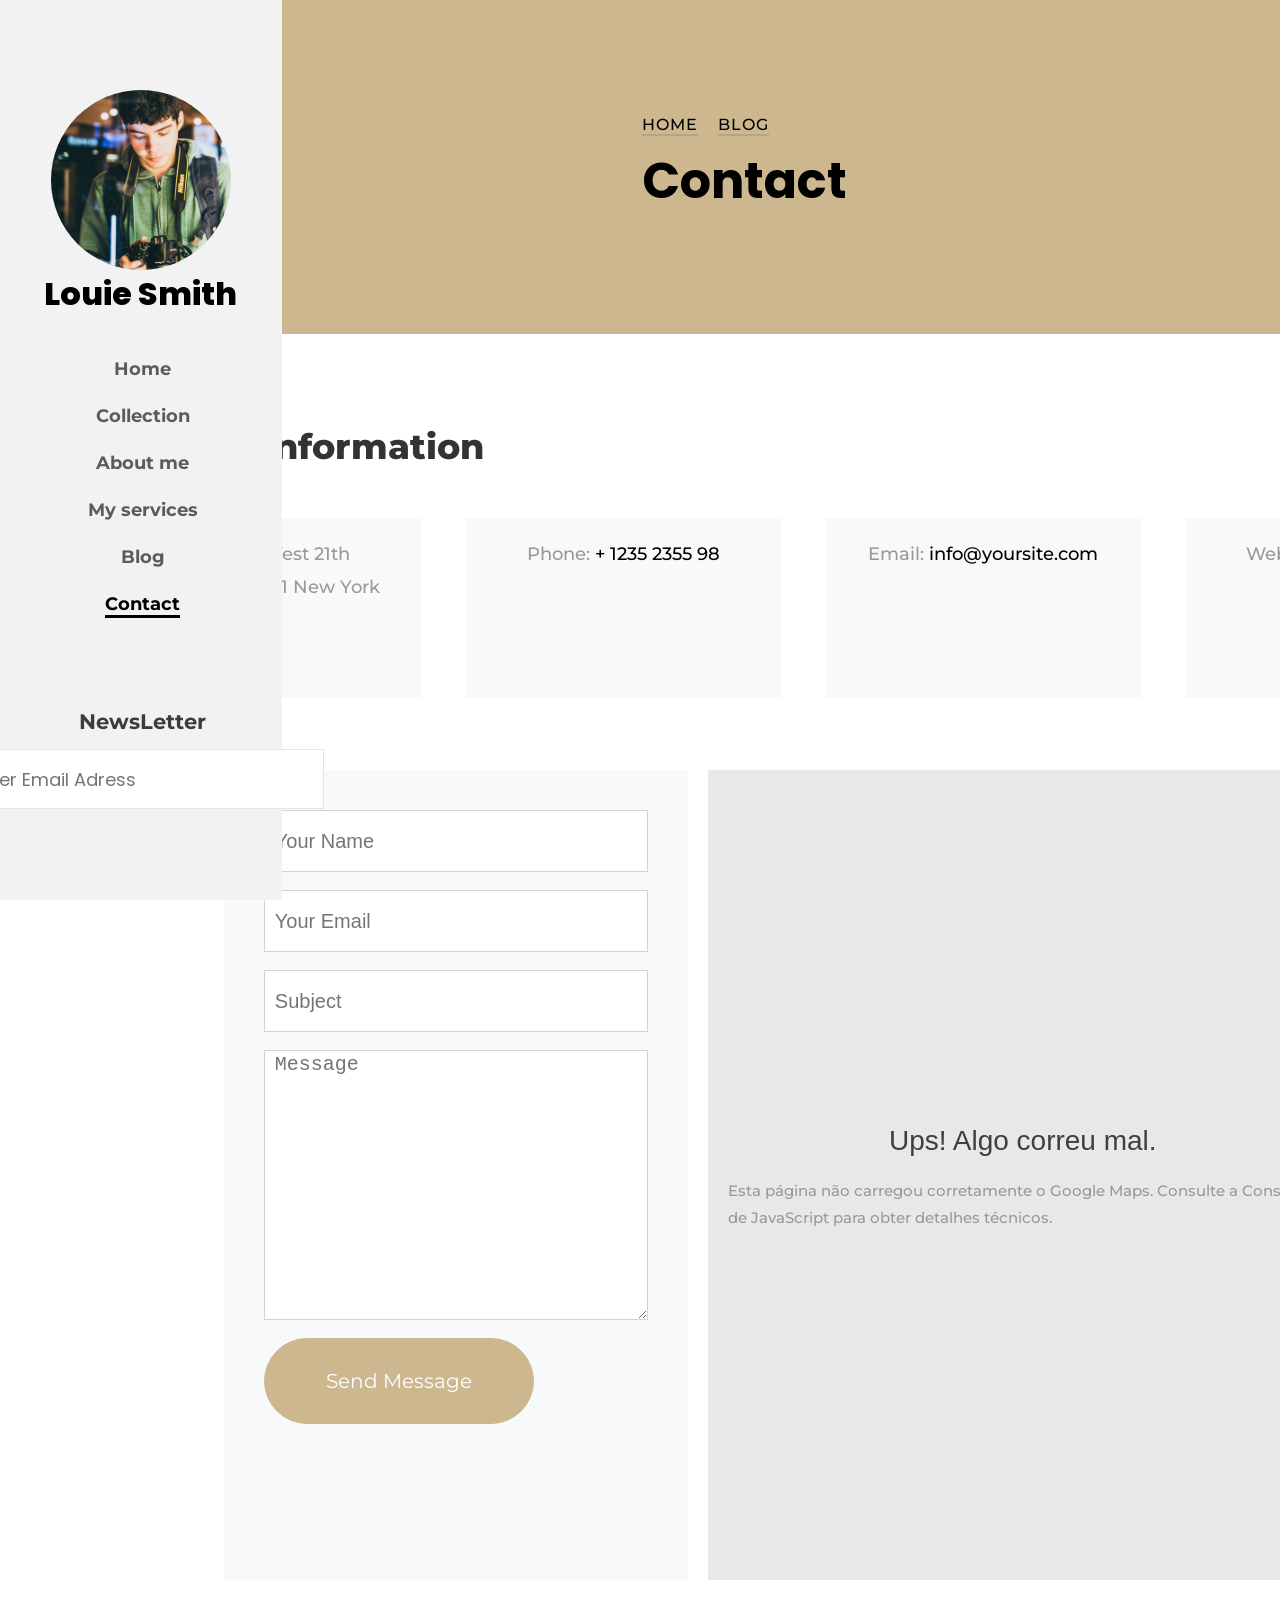
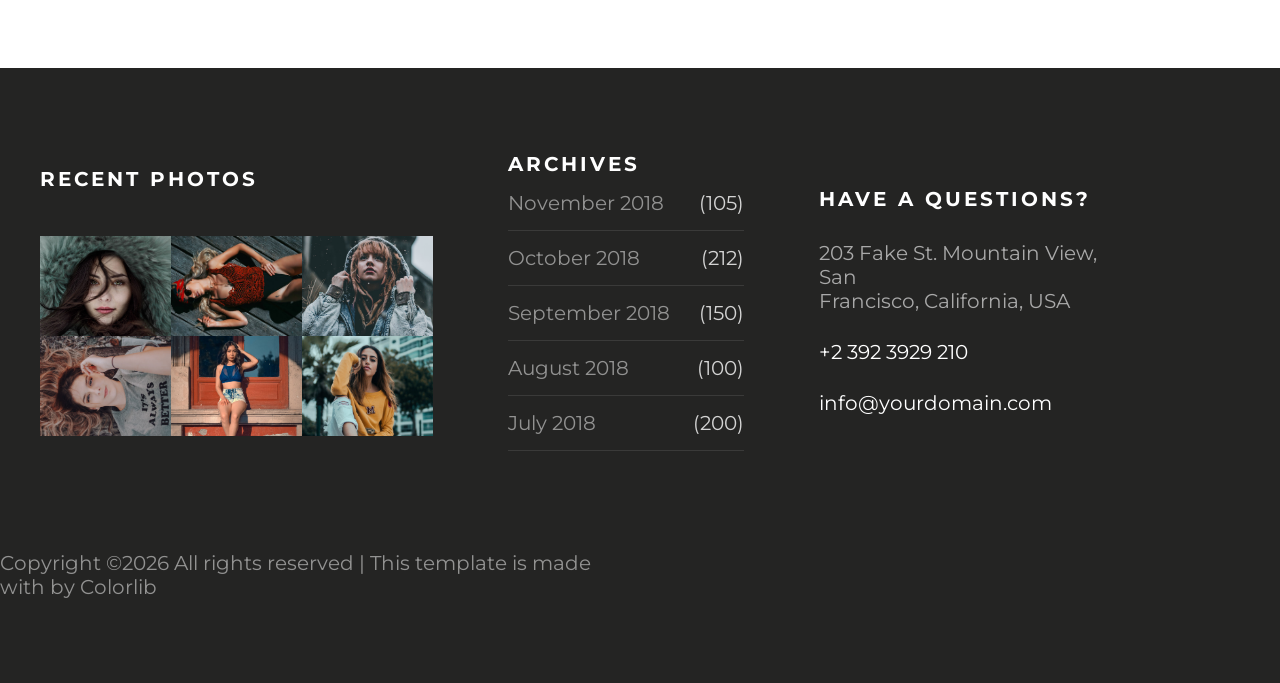
<file: contact.html>
<!DOCTYPE html>
<html lang="en">
<head>
    <meta charset="UTF-8">
    <meta name="viewport" content="width=device-width, initial-scale=1.0">
    <link rel="stylesheet" href="contact.css">
    <link rel="preconnect" href="https://fonts.googleapis.com">
    <link rel="preconnect" href="https://fonts.gstatic.com" crossorigin>
    <link href="https://fonts.googleapis.com/css2?family=Montserrat:wght@100;200;300;400;500;600;700;800;900&family=Poppins:wght@100;200;300;400;500;600;700;800;900&display=swap" rel="stylesheet">
    <title>Contacts</title>
</head>
<body>
    <header>
        <img class = "foto-louie" src="imgs/author.jpg">
        <h1>Louie Smith</h1>
        <ul class = "lista-paginas">
            <li>
                <a href="index.html">
                    Home
                </a>
            </li>
            <li>
                <a href="collection.html">
                    Collection
                </a>
            </li>
            <li>
                <a href="about.html">
                    About me
                </a>
            </li>
            <li>
                <a href="myservices.html">
                    My services
                </a>
            </li>
            <li>
                <a href="blog.html">
                    Blog
                </a>
            </li>
            <li>
                <a class="active" href="contact.html">
                    Contact
                </a>
            </li>
            <li>
                <div class = "div-input--email">
                    <p>NewsLetter</p>
                    <div class = >
                        <input type="email" placeholder="Enter Email Adress">
                        <img src="imgs/icon-aviaopapel.png">
                    </div>            
                </div>
            </li>
        </ul>
    </header>

    <section id = main>
        <div id = "header2">
            <div class = "content-header2">
                <ul>
                    <li class = "home-active">
                        <a class = "home-active" href="index.html">Home</a>
                    </li>
                    <li>
                        <a href="collection.html">Blog</a>
                    </li>
                </ul>

                <h1>
                    Contact
                </h1>
            </div>
        </div>

        <section id = "principal-content">
            <div class = "contact-info">
                <h2>Contact Information</h2>
                <ul>
                    <li>
                        <div class = "contact-info-div">
                            <p>Address: 198 West 21th<br> Street, Suite 721 New York<br> NY 10016</p>
                        </div>
                    </li>
                    <li>
                        <div class = "contact-info-div">
                            <p>Phone: <span class = "info-esp">+ 1235 2355 98</span></p>
                        </div>
                    </li>
                    <li>
                        <div class = "contact-info-div">
                            <p>Email: <span class = "info-esp">info@yoursite.com</span></p>
                        </div>
                    </li>
                    <li>
                        <div class = "contact-info-div">
                            <p>Website <span class = "info-esp">yoursite.com</span></p>
                        </div>
                    </li>
                </ul>
            </div>

            <section id = "inputAndError">
                <div class = "Inputs">
                    <input type="text" placeholder="Your Name">
                    <input type="email" placeholder="Your Email">
                    <input type="text" placeholder="Subject">
                    <textarea name="Message" id="" placeholder="Message"></textarea>
                    <a>
                        Send Message
                    </a>
                </div>
            <div class = "Error">
                    <h3>Ups! Algo correu mal.</h3>
                    <p>
                        Esta página não carregou corretamente o Google Maps. Consulte a Consola de JavaScript para obter detalhes técnicos.
                    </p>
            </div>
            </section>
        </section>
    </section>

    <footer>
        <ul class = "ul-mãe">
            <li class = "li-primeira">
                <p class = "titulos-Lis titulos-Lis1">Recent photos</p>
                <ul class = "ul1-1--footer">
                    <li>
                        <img src="imgs/img_esquimo.jpg" alt="imagem mulher">
                    </li>
                    <li>
                        <img class = "maio-vermelho" src="imgs/img_maiovermelho.jpg" alt="imagem mulher">
                    </li>
                    <li>
                        <img class = "ruiva-avoada" src="imgs/img_ruivaAvoada.jpg" alt="imagem mulher">
                    </li>
                </ul>
                <ul class = "ul1-2--footer">
                    <li>
                        <img src="imgs/img_mulhernochaocomfolhas.jpg" alt="imagem mulher">
                    </li>
                    <li>
                        <img class = "mulher-sentada"src="imgs/img_mulhersentada.jpg" alt="imagem mulher">
                    </li>
                    <li>
                        <img class = "mulher-amarelo"src = "imgs/img_mulherdeamarelo.jpg" alt = "imagem mulher">
                    </li>
                </ul>
            </li>
            <li class = "li-segunda">
                <p class = "titulos-Lis titulos-Lis2">Archives</p>
                <ul class = "ul2-footer">
                    <li>November 2018<span class = "numbers">(105)</span></li>
                    <li>October 2018<span class = "numbers">(212)</span></li>
                    <li>September 2018<span class = "numbers">(150)</span></li>
                    <li>August 2018<span class = "numbers">(100)</span></li>
                    <li class = "July">July 2018<span class = "numbers">(200)</span></li>
                </ul>
            </li>
            <li class = "li-terceira">
                <p class = "titulos-Lis titulos-Lis3">Have a questions?</p>
                    <ul class = ul3-footer>
                        <li class = "adress">203 Fake St. Mountain View, San<br> Francisco, California, USA</li>
                        <li class = "numberAndEmail">+2 392 3929 210</li>
                        <li class = "numberAndEmail" >info@yourdomain.com</li>
                    </ul>
            </li>
        </ul>

        <p class = "Copyright">Copyright ©2026 All rights reserved | This template is made with  by Colorlib</p>
    </footer>
</body>
</html>
</file>
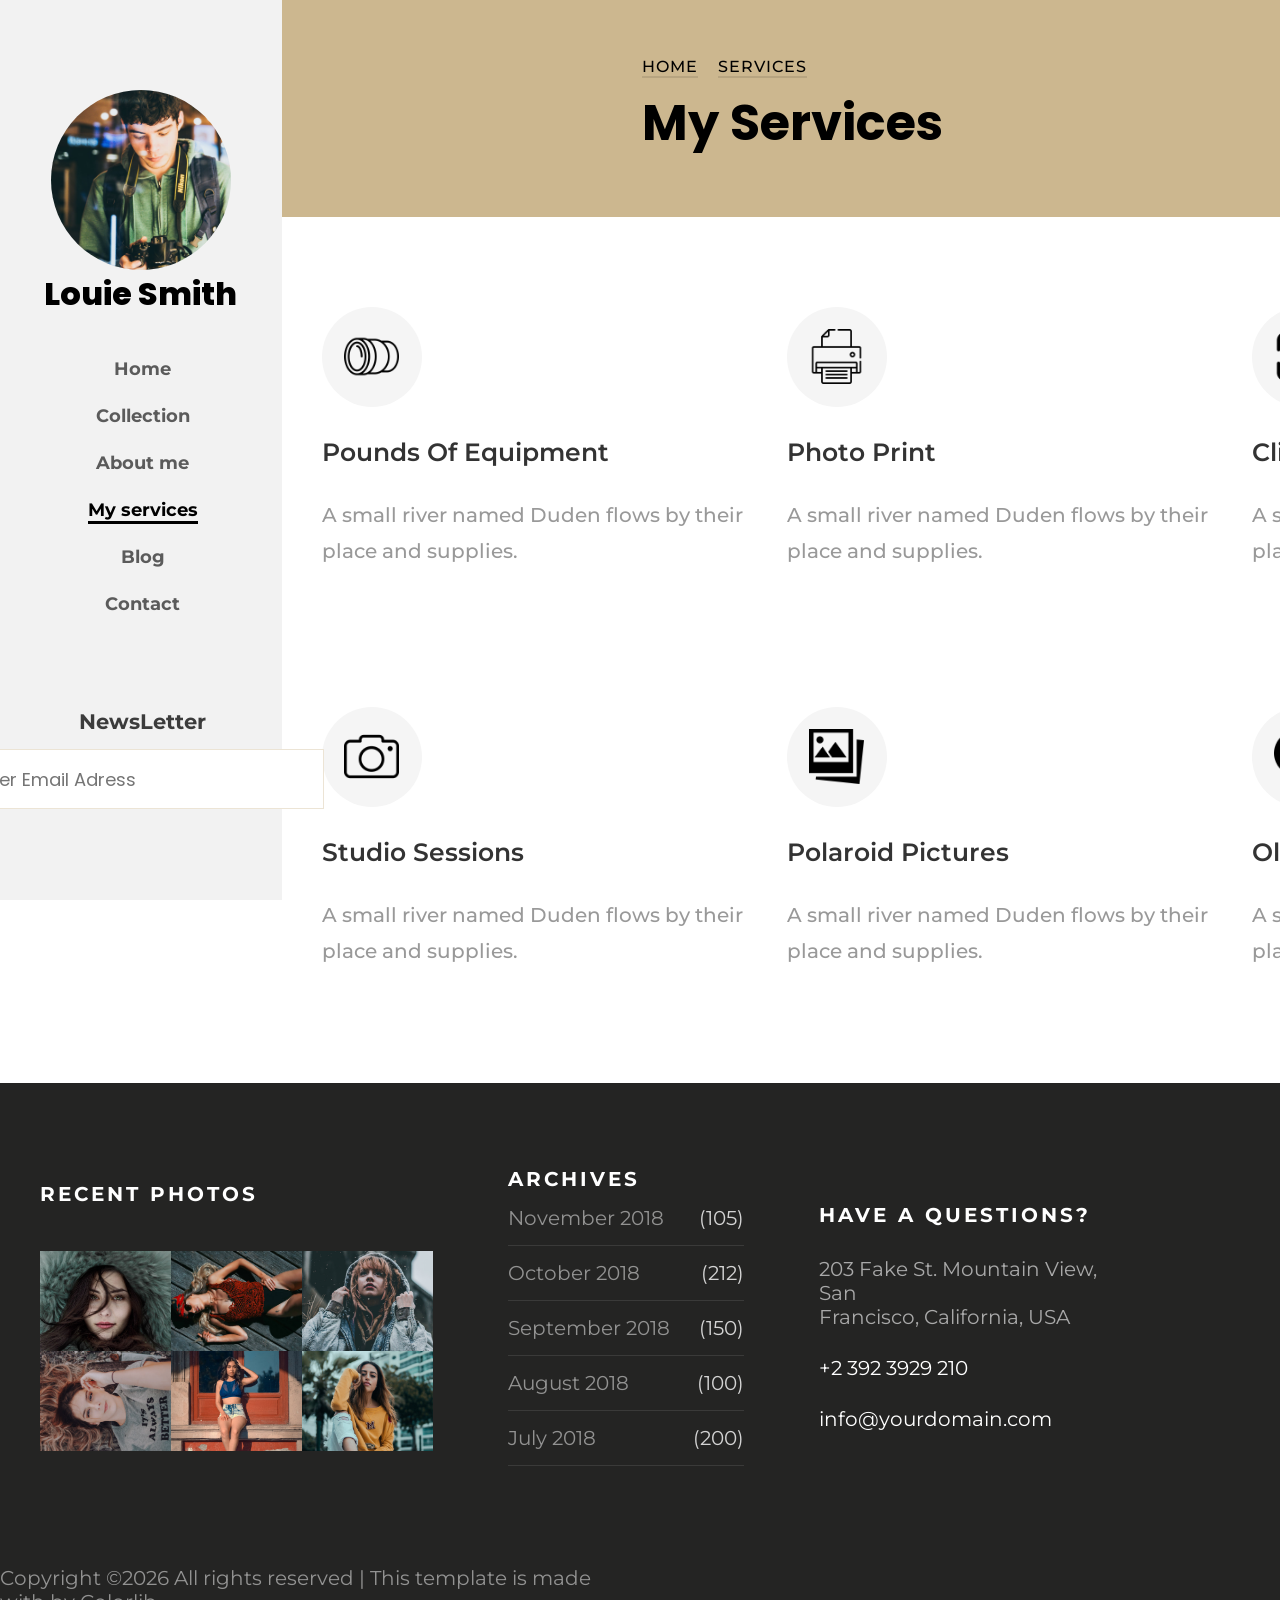
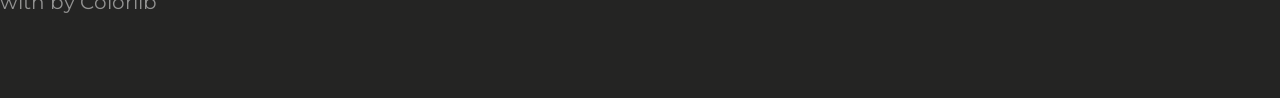
<file: myservices.html>
<!DOCTYPE html>
<html lang="en">
<head>
    <meta charset="UTF-8">
    <meta name="viewport" content="width=device-width, initial-scale=1.0">
    <link rel="preconnect" href="https://fonts.googleapis.com">
    <link rel="preconnect" href="https://fonts.gstatic.com" crossorigin>
    <link href="https://fonts.googleapis.com/css2?family=Montserrat:wght@100;200;300;400;500;600;700;800;900&family=Poppins:wght@100;200;300;400;500;600;700;800;900&display=swap" rel="stylesheet">
    <title>My services</title>
    <link rel="stylesheet" href="myservices.css">
</head>
<body>
    <header>
        <img class = "foto-louie" src="imgs/author.jpg">
        <h1>Louie Smith</h1>
        <ul class = "lista-paginas">
            <li>
                <a href="index.html">
                    Home
                </a>
            </li>
            <li>
                <a href="collection.html">
                    Collection
                </a>
            </li>
            <li>
                <a href="about.html">
                    About me
                </a>
            </li>
            <li>
                <a class="active" href="myservices.html">
                    My services
                </a>
            </li>
            <li>
                <a href="blog.html">
                    Blog
                </a>
            </li>
            <li>
                <a href="contact.html">
                    Contact
                </a>
            </li>
            <li>
                <div class = "div-input--email">
                    <p>NewsLetter</p>
                    <div class = >
                        <input type="email" placeholder="Enter Email Adress">
                        <img src="imgs/icon-aviaopapel.png">
                    </div>            
                </div>
            </li>
        </ul>
    </header>

    <section id = main>
        <div id = "header2">
            <div class = "content-header2">
                <ul>
                    <li class = "home-active">
                        <a class = "home-active" href="index.html">Home</a>
                    </li>
                    <li>
                        <a href="collection.html">Services</a>
                    </li>
                </ul>

                <h1>
                    My Services
                </h1>
            </div>
        </div>

        <div id = "principal-content">
            <section id = "content">
                <ul class = "primeira-linha">
                    <li>
                        <div class = "background-icon">
                            <img src="imgs/lens.png">
                        </div>
                        <h4>Pounds Of Equipment</h4>
                        <p>A small river named Duden flows by their place and supplies.</p>
                    </li>
                    <li>
                        <div class = "background-icon">
                            <img src="imgs/printer.png">
                        </div>
                        <h4>Photo Print</h4>
                        <p>A small river named Duden flows by their place and supplies.</p>
                    </li>
                    <li>
                        <div class = "background-icon">
                            <img src="imgs/target.png">
                        </div>
                        <h4>Client Focus</h4>
                        <p>A small river named Duden flows by their place and supplies.</p>
                    </li>
                </ul>
                <ul class = "primeira-linha">
                    <li>
                        <div class = "background-icon">
                            <img src="imgs/camera.png">
                        </div>
                        <h4>Studio Sessions</h4>
                        <p>A small river named Duden flows by their place and supplies.</p>
                    </li>
                    <li>
                        <div class = "background-icon">
                            <img src="imgs/polaroid.png">
                        </div>
                        <h4>Polaroid Pictures</h4>
                        <p>A small river named Duden flows by their place and supplies.</p>
                    </li>
                    <li>
                        <div class = "background-icon">
                            <img src="imgs/film-roll.png">
                        </div>
                        <h4>Old fill Roll</h4>
                        <p>A small river named Duden flows by their place and supplies.</p>
                    </li>
                </ul>
            </section>
        </div>
    </section>

    <footer>
        <ul class = "ul-mãe">
            <li class = "li-primeira">
                <p class = "titulos-Lis titulos-Lis1">Recent photos</p>
                <ul class = "ul1-1--footer">
                    <li>
                        <img src="imgs/img_esquimo.jpg" alt="imagem mulher">
                    </li>
                    <li>
                        <img class = "maio-vermelho" src="imgs/img_maiovermelho.jpg" alt="imagem mulher">
                    </li>
                    <li>
                        <img class = "ruiva-avoada" src="imgs/img_ruivaAvoada.jpg" alt="imagem mulher">
                    </li>
                </ul>
                <ul class = "ul1-2--footer">
                    <li>
                        <img src="imgs/img_mulhernochaocomfolhas.jpg" alt="imagem mulher">
                    </li>
                    <li>
                        <img class = "mulher-sentada"src="imgs/img_mulhersentada.jpg" alt="imagem mulher">
                    </li>
                    <li>
                        <img class = "mulher-amarelo"src = "imgs/img_mulherdeamarelo.jpg" alt = "imagem mulher">
                    </li>
                </ul>
            </li>
            <li class = "li-segunda">
                <p class = "titulos-Lis titulos-Lis2">Archives</p>
                <ul class = "ul2-footer">
                    <li>November 2018<span class = "numbers">(105)</span></li>
                    <li>October 2018<span class = "numbers">(212)</span></li>
                    <li>September 2018<span class = "numbers">(150)</span></li>
                    <li>August 2018<span class = "numbers">(100)</span></li>
                    <li class = "July">July 2018<span class = "numbers">(200)</span></li>
                </ul>
            </li>
            <li class = "li-terceira">
                <p class = "titulos-Lis titulos-Lis3">Have a questions?</p>
                    <ul class = ul3-footer>
                        <li class = "adress">203 Fake St. Mountain View, San<br> Francisco, California, USA</li>
                        <li class = "numberAndEmail">+2 392 3929 210</li>
                        <li class = "numberAndEmail" >info@yourdomain.com</li>
                    </ul>
            </li>
        </ul>

        <p class = "Copyright">Copyright ©2026 All rights reserved | This template is made with  by Colorlib</p>
    </footer>
</body>
</html>
</file>
<file: style.css>
*{
    box-sizing: border-box;
    margin: 0;
}

body{
    font-family: "Montserrat", Arial, sans-serif;
    display: flex;
    flex-wrap: wrap;
}

h1{
    font-family: "Poppins", Arial, sans-serif;
}

header{
    display: flex;
    flex-direction: column;
    background-color: rgb(242, 242, 242);
    width: 22%;
    height: 100vh;
    align-items: center;
    position: sticky;
    top: 0;
}

header h1{
    font-weight: 800;
    margin-bottom: 40px;
}

.foto-louie{
    height: 180px;
    width: 180px;
    border-radius: 100px;
    margin-top: 90px;
    object-fit: cover;
}

.lista-paginas{
    list-style-type: none;
    display: flex;
    margin-left: 10px;
    flex-direction: column;
    align-items: center;
    margin-left: -36px;
    gap: 25px;
}

.lista-paginas li a{
    font-size: 18px;
    font-weight: 700;
    color: rgb(91, 91, 91);
    text-decoration: none;
}

header a:hover, header a.active{
    transition: 0.3s;
    border-bottom: 3px solid black;
    color: black;
}

.div-input--email{
    position: relative;
    margin-top: 69px;
}

.div-input--email p{
    text-align: center;
    font-size: 21px;
    font-weight: 700;
    color: rgb(60, 60, 60);
}

.div-input--email input{
    margin-top: 15px;
    height: 60px;
    padding-right: 3px;
    background: #fff;
    border: 1px solid #ece4d5;
    color: rgb(165 163 163 / 40%);
    font-size: 18px;
    font-family: "Poppins", Arial, sans-serif;
    padding-left: 10px;
    outline: none;
    color: black;
}

.div-input--email img{
    height: 21px;
    width: 23px;
    position: relative;
    right: 37px;
    top: 7px;
}

#main{
    display: flex;
    flex-wrap: wrap;
    align-items: flex-start;
    background-color: rgb(242, 242, 242);
    width: 78%;
}

.author-main{
    position: relative;
    left: 0px;
    height: 100vh;
    width: 80vh;
    object-fit: cover;
}

#section-text{
    display: flex;
    flex-direction: column;
    flex: 1;
    min-width: 320px;
}

#allText-section--text{
    position: relative;
    top: 154px;
    display: flex;
    flex-direction: column;
}

.title{
    white-space: nowrap;
}

.big-title{
    color: #ededed;
    font-size: 70px;
}

.little-title{
    position: absolute;
    font-size: 24px;
    color: #bfbfbf;
    font-weight: 400;
    top: 26px;
    left: 58px;
}

.apresentation{
    margin-left: 50px;
    font-family: "Montserrat", Arial, sans-serif;
    font-weight: 700;
}

.h1-apresentation{
    font-weight: 700;
    font-size: 3.0em;
    font-family: "Poppins", Arial, sans-serif;
    margin-bottom: 20px;
}

.p-apresentation{
    font-size: 25px;
    line-height: 1.7;
    font-weight: 500;
    color: #999999;
    margin-bottom: 30px;
}

.photografer-span{
    color: #ccb78f;
}

.assinatura{
    margin-bottom: 45px;
    font-family: 'Georgia', serif;
    font-size: 35px;
}

.ul-MidiasS{
    list-style-type: none;
    padding: 0;
}

.twitter{
    padding-left: 15px;
}

.ul-MidiasS li{
    display: inline;
    margin-right: 25px;
}

.ul-MidiasS img{
    height: 45px;
    width: 45px;
    display: inline-block;
    object-fit: cover;
}

#photos{
    width: 100%;
    position: static;
    background-color: white;
}

.div-photos{
    display: flex;
    flex-direction: column;
    align-items: center;
    margin-top: 100px;
    margin-bottom: 100px;
}

.follow-h2{
    font-size: 20px;
    font-weight: 800;
    letter-spacing: 3px;
    text-transform: uppercase;
    color: rgba(0, 0, 0, 0.8);
    font-family: "Poppins", Arial, sans-serif;
    margin-bottom: 60px;
}

.ul-photos{
    list-style-type: none;
    display: flex;
}

.ul-photos li{
    display: block;
}

.ul-photos img{
    object-fit: cover;
}

#photos img{
    height: 250px;
    width: 260px;
}

footer{
    width: 100%;
    font-size: 14px;
    background: #242423;
    padding: 6em 0;
    display: flex;
    justify-content: flex-end;
    flex-direction: row;
    flex-wrap: wrap;
}

.ul-mãe{
    list-style-type: none;
    display: flex;
    align-items: center;
    flex-direction: row;
    gap: 75px;
    margin-bottom: 100px;
}

.titulos-Lis{
    color: #fff;
    font-size: 20px;
    font-weight: 700;
    letter-spacing: 3px;
    text-transform: uppercase;
}

.titulos-Lis1{
    margin-bottom: 45px;
}

.titulos-Lis3{
    margin-bottom: 30px;
}

.ul1-1--footer{
    list-style-type: none;
    padding: 0;
}

.li-primeira{
    display: flex;
    flex-direction: column;
    width: 45vh;
}

.ul1-1--footer img{
    width: 33.33%;
    height: 100px;
    float: left;
    object-fit: cover;
}

.ul1-2--footer{
    list-style-type: none;
    padding: 0;
}

.ul1-2--footer img{
    object-fit: cover;
    width: 33.33%;
    height: 100px;
    float: left;
}

.ul2-footer{
    list-style: none;
    color: rgba(255, 255, 255, 0.5);
    padding: 0;
    font-size: 20px;
}

.ul2-footer li{
    border-bottom: 1px solid rgba(255, 255, 255, 0.1);
    padding: 15px 0;
}

.July{
    border-bottom: none;
}

.li-segunda{
    display: flex;
    flex-direction: column;
    width: 19vw;
    position: relative;
}

.numbers{
    color: rgba(255, 255, 255, 0.8);
    position: absolute;
    right: 0;
}

.li-terceira{
    margin-right: 150px;
}

.ul3-footer{
    list-style: none;
    display: flex;
    flex-direction: column;
    padding: 0;
    gap: 27px;
}

.adress{
    color: darkgray;
    font-size: 25px;
    color: darkgray;
    font-size: 20px;
}

.numberAndEmail{
    color: white;
    font-size: 20px;
}

.Copyright{
    color: rgba(255, 255, 255, 0.5);
    font-size: 20px;
    margin-right: 684px;
}
</file>
<file: about.css>
*{
    box-sizing: border-box;
    margin: 0;
}

body{
    font-family: "Montserrat", Arial, sans-serif;
    display: flex;
    flex-wrap: wrap;
}

h1{
    font-family: "Poppins", Arial, sans-serif;
}

header{
    display: flex;
    flex-direction: column;
    background-color: rgb(242, 242, 242);
    width: 22%;
    height: 100vh;
    align-items: center;
    position: sticky;
    top: 0;
}

header h1{
    font-weight: 800;
    margin-bottom: 40px;
}

.foto-louie{
    height: 180px;
    width: 180px;
    border-radius: 100px;
    margin-top: 90px;
    object-fit: cover;
}

.lista-paginas{
    list-style-type: none;
    display: flex;
    margin-left: 10px;
    flex-direction: column;
    align-items: center;
    margin-left: -36px;
    gap: 25px;
}

.lista-paginas li a{
    font-size: 18px;
    font-weight: 700;
    color: rgb(91, 91, 91);
    text-decoration: none;
}

header a:hover, header a.active{
    transition: 0.3s;
    border-bottom: 3px solid black;
    color: black;
}

.div-input--email{
    position: relative;
    margin-top: 69px;
}

.div-input--email p{
    text-align: center;
    font-size: 21px;
    font-weight: 700;
    color: rgb(60, 60, 60);
}

.div-input--email input{
    margin-top: 15px;
    height: 60px;
    padding-right: 3px;
    background: #fff;
    border: 1px solid #ece4d5;
    color: rgb(165 163 163 / 40%);
    font-size: 18px;
    font-family: "Poppins", Arial, sans-serif;
    padding-left: 10px;
    outline: none;
    color: black;
}

.div-input--email img{
    height: 21px;
    width: 23px;
    position: relative;
    right: 37px;
    top: 7px;
}

#main{
    display: flex;
    flex-wrap: wrap;
    align-items: flex-start;
    background-color: rgb(242, 242, 242);
    width: 78%;
}

.author-main{
    position: relative;
    left: 0px;
    width: 80vh;
    height: 100vh;
    object-fit: cover;
}

#section-text{
    display: flex;
    flex-direction: column;
    flex: 1;
    min-width: 320px;
}

#allText-section--text{
    position: relative;
    top: 154px;
    display: flex;
    flex-direction: column;
}

.title{
    white-space: nowrap;
}

.big-title{
    color: #ededed;
    font-size: 85px;
}

.little-title{
    position: absolute;
    font-size: 28px;
    color: #bfbfbf;
    font-weight: 400;
    top: 26px;
    left: 58px;
}

.apresentation{
    margin-left: 50px;
    font-family: "Montserrat", Arial, sans-serif;
    font-weight: 700;
}

.h1-apresentation{
    font-weight: 800;
    font-size: 3.0em;
    font-family: "Poppins", Arial, sans-serif;
    margin-bottom: 20px;
}

.p-apresentation{
    font-size: 25px;
    line-height: 1.7;
    font-weight: 500;
    color: #999999;
    margin-bottom: 30px;
}

.photografer-span{
    color: #ccb78f;
}

.assinatura{
    margin-bottom: 45px;
    font-family: 'Georgia', serif;
    font-size: 35px;
}

.ul-MidiasS{
    list-style-type: none;
    padding: 0;
}

.twitter{
    padding-left: 15px;
}

.ul-MidiasS li{
    display: inline;
    margin-right: 25px;
}

.ul-MidiasS img{
    height: 45px;
    width: 45px;
    display: inline-block;
    object-fit: cover;
}

#esp-Service{
    width: 100%;
    height: 15%;
    background-color: #242423;
    display: flex;
}

#esp-Service ul{
    list-style: none;
    display: flex;
    padding: 0;
}

.Li-S{
    display: flex;
    align-items: center;
}

.Numbers-Of{
    font-size: 60px;
    color: #ccb78f;
    font-weight: 100;
    margin-left: 60px;
}

.Text-esp--Service{
    font-size: 22px;
    color: rgba(255, 255, 255, 0.7);
    font-weight: 500;
    margin-left: 50px;
}

#photos{
    width: 100%;
    position: static;
    background-color: white;
}

.div-photos{
    display: flex;
    flex-direction: column;
    align-items: center;
    margin-top: 100px;
    margin-bottom: 320px;
}

.follow-h2{
    font-size: 20px;
    font-weight: 800;
    letter-spacing: 3px;
    text-transform: uppercase;
    color: rgba(0, 0, 0, 0.8);
    font-family: "Poppins", Arial, sans-serif;
    margin-bottom: 60px;
}

.ul-photos{
    list-style-type: none;
    display: flex;
}

.ul-photos li{
    display: block;
}

.ul-photos img{
    object-fit: cover;
}

#photos img{
    height: 250px;
    width: 260px;
}

footer{
    width: 100%;
    font-size: 14px;
    background: #242423;
    padding: 6em 0;
    display: flex;
    justify-content: flex-end;
    flex-direction: row;
    flex-wrap: wrap;
}

.ul-mãe{
    list-style-type: none;
    display: flex;
    align-items: center;
    flex-direction: row;
    gap: 75px;
    margin-bottom: 100px;
}

.titulos-Lis{
    color: #fff;
    font-size: 20px;
    font-weight: 700;
    letter-spacing: 3px;
    text-transform: uppercase;
}

.titulos-Lis1{
    margin-bottom: 45px;
}

.titulos-Lis3{
    margin-bottom: 30px;
}

.ul1-1--footer{
    list-style-type: none;
    padding: 0;
}

.li-primeira{
    display: flex;
    flex-direction: column;
    width: 45vh;
}

.ul1-1--footer img{
    width: 33.33%;
    height: 100px;
    float: left;
    object-fit: cover;
}

.ul1-2--footer{
    list-style-type: none;
    padding: 0;
}

.ul1-2--footer img{
    object-fit: cover;
    width: 33.33%;
    height: 100px;
    float: left;
}

.ul2-footer{
    list-style: none;
    color: rgba(255, 255, 255, 0.5);
    padding: 0;
    font-size: 20px;
}

.ul2-footer li{
    border-bottom: 1px solid rgba(255, 255, 255, 0.1);
    padding: 15px 0;
}

.July{
    border-bottom: none;
}

.li-segunda{
    display: flex;
    flex-direction: column;
    width: 19vw;
    position: relative;
}

.numbers{
    color: rgba(255, 255, 255, 0.8);
    position: absolute;
    right: 0;
}

.li-terceira{
    margin-right: 150px;
}

.ul3-footer{
    list-style: none;
    display: flex;
    flex-direction: column;
    padding: 0;
    gap: 27px;
}

.adress{
    color: darkgray;
    font-size: 25px;
    color: darkgray;
    font-size: 20px;
}

.numberAndEmail{
    color: white;
    font-size: 20px;
}

.Copyright{
    color: rgba(255, 255, 255, 0.5);
    font-size: 20px;
    margin-right: 684px;
}
</file>
<file: blog.css>
*{
    box-sizing: border-box;
    margin: 0;
}

body{
    font-family: "Montserrat", Arial, sans-serif;
    display: flex;
    flex-wrap: wrap;
}

h1{
    font-family: "Poppins", Arial, sans-serif;
}

ul{
    list-style-type: none;
}

header{
    display: flex;
    flex-direction: column;
    background-color: rgb(242, 242, 242);
    width: 22%;
    height: 100vh;
    align-items: center;
    position: sticky;
    top: 0;
}

header h1{
    font-weight: 800;
    margin-bottom: 40px;
}

.foto-louie{
    height: 180px;
    width: 180px;
    border-radius: 100px;
    margin-top: 90px;
    object-fit: cover;
}

.lista-paginas{
    list-style-type: none;
    display: flex;
    margin-left: 10px;
    flex-direction: column;
    align-items: center;
    margin-left: -36px;
    gap: 25px;
}

.lista-paginas li a{
    font-size: 18px;
    font-weight: 700;
    color: rgb(91, 91, 91);
    text-decoration: none;
}

header a:hover, header a.active{
    transition: 0.3s;
    border-bottom: 3px solid black;
    color: black;
}

.div-input--email{
    position: relative;
    margin-top: 69px;
}

.div-input--email p{
    text-align: center;
    font-size: 21px;
    font-weight: 700;
    color: rgb(60, 60, 60);
}

.div-input--email input{
    margin-top: 15px;
    height: 60px;
    padding-right: 3px;
    background: #fff;
    border: 1px solid #ece4d5;
    color: rgb(165 163 163 / 40%);
    font-size: 18px;
    font-family: "Poppins", Arial, sans-serif;
    padding-left: 10px;
    outline: none;
    color: black;
}

.div-input--email img{
    height: 21px;
    width: 23px;
    position: relative;
    right: 37px;
    top: 7px;
}

#main{
    display: flex;
    flex-wrap: wrap;
    align-items: flex-start;
    background-color: white;
    width: 78%;
    margin-bottom: 60vh;
}

#header2{
    height: 10%;
    width: 100%;
    background-color: #ccb78f;
    display: flex;
}

.content-header2{
    display: flex;
    flex-direction: column;
    justify-content: center;
    margin-left: 40vh;
}

#header2 ul{
    list-style-type: none;
    display: flex;
    padding: 0;
    text-transform: uppercase;
    font-size: 14px;
    letter-spacing: 1px;
    margin-bottom: 10px;
    gap: 20px;
}

#header2 a{
    border-bottom: 2px solid rgba(0, 0, 0, 0.1);
    color: black;
    text-decoration: none;
    font-weight: 500;
    text-transform: uppercase;
    font-size: 16px;
    letter-spacing: 1px;
}

.active{
    color: black;
}

#header2 h1{
    font-size: 3.1em;
    white-space: nowrap;
    font-weight: 700;
}

#principal-content{
    display: flex;
    flex-wrap: wrap;
}

.post-content{
    display: flex;
    margin-top: 5vh;
}

.post-content img{
    width: 40vh;
    height: 30vh;
    object-fit: cover;
}

.especifications{
    display: flex;
    flex-direction: column;
    margin-left: 5vh;
    justify-content: center;
}

.especifications h4{
    font-size: 20px;
    font-weight: 800;
    color: #000000;
}

.especifications ul{
    display: flex;
    gap: 15px;
    padding: 0;
    margin-top: 20px;
}

.date-comment{
    font-size: 18px;
    color: #bfbfbf;
    margin: 0 10px 0 0;
    font-weight: 500;
}

.photografy-li{
    font-weight: 600;
}

.especifications p{
    font-size: 18px;
    color: rgb(168, 167, 167);
    line-height: 1.9em;
    margin: 20px 0 20px 0;
    font-weight: 600;
}

.especifications a{
    color: #ccb78f;
    font-size: 20px;
    margin-top: 20px;
    font-weight: 600;
}

#area-direita{
    display: flex;
    flex-direction: column;
    background-color: #f8f9fa;
    width: auto;
    height: auto;
    padding: 40px;
    position: absolute;
    margin-right: 3vh;
    gap: 10vh;
    right: 0px;
    margin-left: 15vh;
    margin-top: 6vh;
}

.input-div{
    display: flex;
    align-items: center;
    margin-bottom: 5vh;
}

.input-div input{
    padding: 15px 55px;
    background: #fff;
    color: #000000;
    outline: none;
    border: 1px solid #ced4da;
}

.input-div input::placeholder{
    position: absolute;
    left: 0;
    padding-left: 5px;
    font-size: 17px;
    color: #8f8f8f;
    font-weight: 500
}

.input-div img{
    height: 17px;
    position: absolute;
    right: 55px;
}

.categories{
    position: relative;
}

.categories h5{
    font-size: 18px;
    text-transform: uppercase;
    font-weight: 700;
    letter-spacing: 2px;
    margin-bottom: 30px;
}

.ul-categories{
    padding: 0;
    display: flex;
    gap: 30px;
    flex-direction: column;
}

.ul-categories li{
    display: block;
    color: #000000;
    font-size: 16px;
    font-weight: 600;
    border-bottom: 1px solid #dee2e6;
    padding-bottom: 20px;
}

.lil-number--ul{
    position: absolute;
    right: 0;
    color: #ccc;
}

.pop-Articles{
    display: flex;
    flex-direction: column;
    gap: 25px;
}

.pop-Articles h4{
    font-size: 18px;
    text-transform: uppercase;
    font-weight: 700;
    letter-spacing: 2px;
    margin-bottom: 30px;
}

.pop-Articles img{
    height: 95px;
    width: 95px;
    object-fit: cover;
}

.all-content-PA{
    display: flex;
}

.especifications-mini{
    display: flex;
    flex-direction: column;
    margin-left: 2vh;
    justify-content: center;
}

.especifications-mini h6{
    line-height: 1.5;
    color: black;
    font-weight: 400;
    font-size: 18px;
    font-weight: 500;
}

.especifications-mini ul{
    padding: 0;
    display: flex;
    gap: 15px;
    color: gray;
    font-weight: 500;
    margin-top: 10px;
}

.tag-cloud{
    display: flex;
    flex-direction: column;
}

.tag-cloud h4{
    font-size: 18px;
    text-transform: uppercase;
    font-weight: 700;
    letter-spacing: 2px;
    margin-bottom: 30px;
}

.tag-cloud ul{
    display: flex;
    gap: 15px;
    padding: 0;
}

.tag-cloud li{
    text-transform: uppercase;
    display: inline-block;
    padding: 4px 10px;
    margin-bottom: 7px;
    margin-right: 4px;
    border-radius: 4px;
    color: #000000;
    border: 1px solid #ccc;
    font-size: 14px;
    font-weight: 500;
}

.tag-cloud li:hover{
    border: 1px solid black;
}

.newsLetter{
    justify-content: center;
    align-items: center;
    display: flex;
}

.fundo-montanha img{
    height: 40vh;
    width: 50vh;
    filter: brightness(30%);
}

.content-fundo--montanha{
    position: absolute;
    display: flex;
    flex-direction: column;
}

.content-fundo--montanha h4{
    font-size: 16px;
    text-transform: uppercase;
    font-weight: 700;
    letter-spacing: 2px;
    margin-bottom: 30px;
    color: #fff;
    margin-top: 25px;
}

.content-fundo--montanha p{
    font-size: 20px;
    line-height: 1.8;
    color: gainsboro;
    font-weight: 500;
}

.content-fundo--montanha input{
    background-color: transparent;
    border: 1px solid rgba(255, 255, 255, 0.2);
    padding: 20px;
    outline: none;
    color: rgb(192, 191, 191);
    font-size: 20px;
    margin-top: 25px;
}

.content-fundo--montanha input::placeholder{
    font-size: 20px;
    color: lightgray;
    font-family: "Poppins", Arial, sans-serif;
    letter-spacing: 1px;
}

.content-fundo--montanha a{
    color: black;
    padding: 20px 60px;
    background-color: white;
    text-align: center;
    font-size: 20px;
    font-weight: 400;
    margin: 15px 0 45px 0;
}

.paragraph{
    display: flex;
    flex-direction: column;
}

.paragraph h4{
    font-size: 18px;
    text-transform: uppercase;
    font-weight: 700;
    letter-spacing: 2px;
    margin-bottom: 30px;
}

.paragraph p{
    font-family: "Montserrat", Arial, sans-serif;
    font-size: 20px;
    line-height: 1.8;
    font-weight: 500;
    color: #999999;
}

footer{
    width: 100%;
    font-size: 14px;
    background: #242423;
    padding: 6em 0;
    display: flex;
    justify-content: flex-end;
    flex-direction: row;
    flex-wrap: wrap;
}

.ul-mãe{
    list-style-type: none;
    display: flex;
    align-items: center;
    flex-direction: row;
    gap: 75px;
    margin-bottom: 100px;
}

.titulos-Lis{
    color: #fff;
    font-size: 20px;
    font-weight: 700;
    letter-spacing: 3px;
    text-transform: uppercase;
}

.titulos-Lis1{
    margin-bottom: 45px;
}

.titulos-Lis3{
    margin-bottom: 30px;
}

.ul1-1--footer{
    list-style-type: none;
    padding: 0;
}

.li-primeira{
    display: flex;
    flex-direction: column;
    width: 45vh;
}

.ul1-1--footer img{
    width: 33.33%;
    height: 100px;
    float: left;
    object-fit: cover;
}

.ul1-2--footer{
    list-style-type: none;
    padding: 0;
}

.ul1-2--footer img{
    object-fit: cover;
    width: 33.33%;
    height: 100px;
    float: left;
}

.ul2-footer{
    list-style: none;
    color: rgba(255, 255, 255, 0.5);
    padding: 0;
    font-size: 20px;
}

.ul2-footer li{
    border-bottom: 1px solid rgba(255, 255, 255, 0.1);
    padding: 15px 0;
}

.July{
    border-bottom: none;
}

.li-segunda{
    display: flex;
    flex-direction: column;
    width: 19vw;
    position: relative;
}

.numbers{
    color: rgba(255, 255, 255, 0.8);
    position: absolute;
    right: 0;
}

.li-terceira{
    margin-right: 150px;
}

.ul3-footer{
    list-style: none;
    display: flex;
    flex-direction: column;
    padding: 0;
    gap: 27px;
}

.adress{
    color: darkgray;
    font-size: 25px;
    color: darkgray;
    font-size: 20px;
}

.numberAndEmail{
    color: white;
    font-size: 20px;
}

.Copyright{
    color: rgba(255, 255, 255, 0.5);
    font-size: 20px;
    margin-right: 684px;
}
</file>
<file: collection.css>
*{
    box-sizing: border-box;
    margin: 0;
}

body{
    font-family: "Montserrat", Arial, sans-serif;
    display: flex;
    flex-wrap: wrap;
}

h1{
    font-family: "Poppins", Arial, sans-serif;
}

header{
    display: flex;
    flex-direction: column;
    background-color: rgb(242, 242, 242);
    width: 22%;
    height: 100vh;
    align-items: center;
    position: sticky;
    top: 0;
}

header h1{
    font-weight: 800;
    margin-bottom: 40px;
}

.foto-louie{
    height: 180px;
    width: 180px;
    border-radius: 100px;
    margin-top: 90px;
    object-fit: cover;
}

.lista-paginas{
    list-style-type: none;
    display: flex;
    margin-left: 10px;
    flex-direction: column;
    align-items: center;
    margin-left: -36px;
    gap: 25px;
}

.lista-paginas li a{
    font-size: 18px;
    font-weight: 700;
    color: rgb(91, 91, 91);
    text-decoration: none;
}

header a:hover, header a.active{
    transition: 0.3s;
    border-bottom: 3px solid black;
    color: black;
}

.div-input--email{
    position: relative;
    margin-top: 69px;
}

.div-input--email p{
    text-align: center;
    font-size: 21px;
    font-weight: 700;
    color: rgb(60, 60, 60);
}

.div-input--email input{
    margin-top: 15px;
    height: 60px;
    padding-right: 3px;
    background: #fff;
    border: 1px solid #ece4d5;
    color: rgb(165 163 163 / 40%);
    font-size: 18px;
    font-family: "Poppins", Arial, sans-serif;
    padding-left: 10px;
    outline: none;
    color: black;
}

.div-input--email img{
    height: 21px;
    width: 23px;
    position: relative;
    right: 37px;
    top: 7px;
}

#main{
    display: flex;
    flex-wrap: wrap;
    align-items: flex-start;
    background-color: white;
    width: 78%;
}

#header2{
    height: 15%;
    width: 100%;
    background-color: #ccb78f;
    display: flex;
}

.content-header2{
    display: flex;
    flex-direction: column;
    justify-content: center;
    margin-left: 40vh;
}

#header2 ul{
    list-style-type: none;
    display: flex;
    padding: 0;
    text-transform: uppercase;
    font-size: 14px;
    letter-spacing: 1px;
    margin-bottom: 10px;
    gap: 20px;
}

#header2 a{
    border-bottom: 2px solid rgba(0, 0, 0, 0.1);
    color: black;
    text-decoration: none;
    font-weight: 500;
    text-transform: uppercase;
    font-size: 16px;
    letter-spacing: 1px;
}

.active{
    color: black;
}

#header2 h1{
    font-size: 3.1em;
    white-space: nowrap;
    font-weight: 700;
}

#principal-content{
    width: 100%;
    height: 70%;
    display: flex;
    flex-wrap: wrap;
    margin-top: -15vh;
}

#principal-content ul{
    list-style: none;
    display: flex;
    flex-wrap: wrap;
    align-items: center;
    margin-bottom: 50vh;
    margin-top: 3vh;
}

#principal-content img{
    width: 49vh;
    height: 35vh;
    object-fit: cover;
    padding: 15px;
}

footer{
    width: 100%;
    font-size: 14px;
    background: #242423;
    padding: 6em 0;
    display: flex;
    justify-content: flex-end;
    flex-direction: row;
    flex-wrap: wrap;
}

.ul-mãe{
    list-style-type: none;
    display: flex;
    align-items: center;
    flex-direction: row;
    gap: 75px;
    margin-bottom: 100px;
}

.titulos-Lis{
    color: #fff;
    font-size: 20px;
    font-weight: 700;
    letter-spacing: 3px;
    text-transform: uppercase;
}

.titulos-Lis1{
    margin-bottom: 45px;
}

.titulos-Lis3{
    margin-bottom: 30px;
}

.ul1-1--footer{
    list-style-type: none;
    padding: 0;
}

.li-primeira{
    display: flex;
    flex-direction: column;
    width: 45vh;
}

.ul1-1--footer img{
    width: 33.33%;
    height: 100px;
    float: left;
    object-fit: cover;
}

.ul1-2--footer{
    list-style-type: none;
    padding: 0;
}

.ul1-2--footer img{
    object-fit: cover;
    width: 33.33%;
    height: 100px;
    float: left;
}

.ul2-footer{
    list-style: none;
    color: rgba(255, 255, 255, 0.5);
    padding: 0;
    font-size: 20px;
}

.ul2-footer li{
    border-bottom: 1px solid rgba(255, 255, 255, 0.1);
    padding: 15px 0;
}

.July{
    border-bottom: none;
}

.li-segunda{
    display: flex;
    flex-direction: column;
    width: 19vw;
    position: relative;
}

.numbers{
    color: rgba(255, 255, 255, 0.8);
    position: absolute;
    right: 0;
}

.li-terceira{
    margin-right: 150px;
}

.ul3-footer{
    list-style: none;
    display: flex;
    flex-direction: column;
    padding: 0;
    gap: 27px;
}

.adress{
    color: darkgray;
    font-size: 25px;
    color: darkgray;
    font-size: 20px;
}

.numberAndEmail{
    color: white;
    font-size: 20px;
}

.Copyright{
    color: rgba(255, 255, 255, 0.5);
    font-size: 20px;
    margin-right: 684px;
}
</file>
<file: contact.css>
*{
    box-sizing: border-box;
    margin: 0;
}

body{
    font-family: "Montserrat", Arial, sans-serif;
    display: flex;
    flex-wrap: wrap;
}

h1{
    font-family: "Poppins", Arial, sans-serif;
}

header{
    display: flex;
    flex-direction: column;
    background-color: rgb(242, 242, 242);
    width: 22%;
    height: 100vh;
    align-items: center;
    position: sticky;
    top: 0;
}

header h1{
    font-weight: 800;
    margin-bottom: 40px;
}

.foto-louie{
    height: 180px;
    width: 180px;
    border-radius: 100px;
    margin-top: 90px;
    object-fit: cover;
}

.lista-paginas{
    list-style-type: none;
    display: flex;
    margin-left: 10px;
    flex-direction: column;
    align-items: center;
    margin-left: -36px;
    gap: 25px;
}

.lista-paginas li a{
    font-size: 18px;
    font-weight: 700;
    color: rgb(91, 91, 91);
    text-decoration: none;
}

header a:hover, header a.active{
    transition: 0.3s;
    border-bottom: 3px solid black;
    color: black;
}

.div-input--email{
    position: relative;
    margin-top: 69px;
}

.div-input--email p{
    text-align: center;
    font-size: 21px;
    font-weight: 700;
    color: rgb(60, 60, 60);
}

.div-input--email input{
    margin-top: 15px;
    height: 60px;
    padding-right: 3px;
    background: #fff;
    border: 1px solid #ece4d5;
    color: rgb(165 163 163 / 40%);
    font-size: 18px;
    font-family: "Poppins", Arial, sans-serif;
    padding-left: 10px;
    outline: none;
    color: black;
}

.div-input--email img{
    height: 21px;
    width: 23px;
    position: relative;
    right: 37px;
    top: 7px;
}

#main{
    display: flex;
    flex-wrap: wrap;
    align-items: flex-start;
    background-color: white;
    width: 78%;
}

#header2{
    height: 20%;
    width: 100%;
    background-color: #ccb78f;
    display: flex;
}

.content-header2{
    display: flex;
    flex-direction: column;
    justify-content: center;
    margin-left: 40vh;
}

#header2 ul{
    list-style-type: none;
    display: flex;
    padding: 0;
    text-transform: uppercase;
    font-size: 14px;
    letter-spacing: 1px;
    margin-bottom: 10px;
    gap: 20px;
}

#header2 a{
    border-bottom: 2px solid rgba(0, 0, 0, 0.1);
    color: black;
    text-decoration: none;
    font-weight: 500;
    text-transform: uppercase;
    font-size: 16px;
    letter-spacing: 1px;
}

.active{
    color: black;
}

#header2 h1{
    font-size: 3.1em;
    white-space: nowrap;
    font-weight: 700;
}

#principal-content{
    display: flex;
    width: 100%;
    height: 80%;
    flex-direction: column;
    align-items: center;
    margin-bottom: 45vh;
    justify-content: center;
}

.contact-info{
    display: flex;
    flex-direction: column;
    gap: 5vh;
    justify-content: center;
    margin-left: 5vh;
}

.contact-info h2{
    line-height: 1.5;
    color: rgba(0, 0, 0, 0.8);
    font-size: 35px;
    font-weight: 800;
}

.contact-info ul{
    display: flex;
    list-style-type: none;
    padding: 0;
    gap: 5vh;
}

.contact-info-div{
    height: 20vh;
    width: 35vh;
    background-color: #f8f9fa;
    display: flex;
    justify-content: center;
}

.contact-info-div p{
    font-size: 18px;
    line-height: 1.8;
    font-weight: 500;
    color: #999999;
    margin-top: 20px;
}

.info-esp{
    color: black;
}

#inputAndError{
    display: flex;
    margin-top: 8vh;
    gap: 20px;
}

.Inputs{
    display: flex;
    flex-direction: column;
    gap: 2vh;
    height: auto;
    width: auto;
    background-color: #f8f9fa;
    padding: 40px;
}

.Inputs input{
    color: #000000;
    outline: none;
    height: 62px;
    width: 30vw;
    font-size: 20px;
    padding-left: 10px;
    border: 1px solid rgb(211, 211, 211);
}

.Inputs textarea{
    color: #000000;
    outline: none;
    height: 30vh;
    width: 30vw;
    font-size: 20px;
    padding-left: 10px;
    border: 1px solid rgb(211, 211, 211);
}

.Inputs a{
    background: #ccb78f;
    border: 1px solid #ccb78f;
    color: #fff;
    padding: 30px 10px;
    width: 30vh;
    border-radius: 100px;
    font-size: 20px;
    display: flex;
    justify-content: center;
}

.Error{
    width: 70vh;
    height: 90vh;
    background-color: rgb(232, 232, 232);
    display: flex;
    justify-content: center;
    align-items: center;
    flex-direction: column;
    padding: 20px;
}

.Error h3{
    margin: 5px;
    margin-bottom: 20px;
    color: #3c4043;
    font-family: Roboto, Arial, sans-serif;
    text-align: center;
    font-size: 28px;
    font-weight: 500;
}

.Error p{
    font-size: 15px;
    line-height: 1.8;
    font-weight: 500;
    color: #999999;
}

footer{
    width: 100%;
    font-size: 14px;
    background: #242423;
    padding: 6em 0;
    display: flex;
    justify-content: flex-end;
    flex-direction: row;
    flex-wrap: wrap;
}

.ul-mãe{
    list-style-type: none;
    display: flex;
    align-items: center;
    flex-direction: row;
    gap: 75px;
    margin-bottom: 100px;
}

.titulos-Lis{
    color: #fff;
    font-size: 20px;
    font-weight: 700;
    letter-spacing: 3px;
    text-transform: uppercase;
}

.titulos-Lis1{
    margin-bottom: 45px;
}

.titulos-Lis3{
    margin-bottom: 30px;
}

.ul1-1--footer{
    list-style-type: none;
    padding: 0;
}

.li-primeira{
    display: flex;
    flex-direction: column;
    width: 45vh;
}

.ul1-1--footer img{
    width: 33.33%;
    height: 100px;
    float: left;
    object-fit: cover;
}

.ul1-2--footer{
    list-style-type: none;
    padding: 0;
}

.ul1-2--footer img{
    object-fit: cover;
    width: 33.33%;
    height: 100px;
    float: left;
}

.ul2-footer{
    list-style: none;
    color: rgba(255, 255, 255, 0.5);
    padding: 0;
    font-size: 20px;
}

.ul2-footer li{
    border-bottom: 1px solid rgba(255, 255, 255, 0.1);
    padding: 15px 0;
}

.July{
    border-bottom: none;
}

.li-segunda{
    display: flex;
    flex-direction: column;
    width: 19vw;
    position: relative;
}

.numbers{
    color: rgba(255, 255, 255, 0.8);
    position: absolute;
    right: 0;
}

.li-terceira{
    margin-right: 150px;
}

.ul3-footer{
    list-style: none;
    display: flex;
    flex-direction: column;
    padding: 0;
    gap: 27px;
}

.adress{
    color: darkgray;
    font-size: 25px;
    color: darkgray;
    font-size: 20px;
}

.numberAndEmail{
    color: white;
    font-size: 20px;
}

.Copyright{
    color: rgba(255, 255, 255, 0.5);
    font-size: 20px;
    margin-right: 684px;
}
</file>
<file: myservices.css>
*{
    box-sizing: border-box;
    margin: 0;
}

body{
    font-family: "Montserrat", Arial, sans-serif;
    display: flex;
    flex-wrap: wrap;
}

h1{
    font-family: "Poppins", Arial, sans-serif;
}

header{
    display: flex;
    flex-direction: column;
    background-color: rgb(242, 242, 242);
    width: 22%;
    height: 100vh;
    align-items: center;
    position: sticky;
    top: 0;
}

header h1{
    font-weight: 800;
    margin-bottom: 40px;
}

.foto-louie{
    height: 180px;
    width: 180px;
    border-radius: 100px;
    margin-top: 90px;
    object-fit: cover;
}

.lista-paginas{
    list-style-type: none;
    display: flex;
    margin-left: 10px;
    flex-direction: column;
    align-items: center;
    margin-left: -36px;
    gap: 25px;
}

.lista-paginas li a{
    font-size: 18px;
    font-weight: 700;
    color: rgb(91, 91, 91);
    text-decoration: none;
}

header a:hover, header a.active{
    transition: 0.3s;
    border-bottom: 3px solid black;
    color: black;
}

.div-input--email{
    position: relative;
    margin-top: 69px;
}

.div-input--email p{
    text-align: center;
    font-size: 21px;
    font-weight: 700;
    color: rgb(60, 60, 60);
}

.div-input--email input{
    margin-top: 15px;
    height: 60px;
    padding-right: 3px;
    background: #fff;
    border: 1px solid #ece4d5;
    color: rgb(165 163 163 / 40%);
    font-size: 18px;
    font-family: "Poppins", Arial, sans-serif;
    padding-left: 10px;
    outline: none;
    color: black;
}

.div-input--email img{
    height: 21px;
    width: 23px;
    position: relative;
    right: 37px;
    top: 7px;
}

#main{
    display: flex;
    flex-wrap: wrap;
    align-items: flex-start;
    background-color: white;
    width: 78%;
}

#header2{
    height: 20%;
    width: 100%;
    background-color: #ccb78f;
    display: flex;
}

.content-header2{
    display: flex;
    flex-direction: column;
    justify-content: center;
    margin-left: 40vh;
}

#header2 ul{
    list-style-type: none;
    display: flex;
    padding: 0;
    text-transform: uppercase;
    font-size: 14px;
    letter-spacing: 1px;
    margin-bottom: 10px;
    gap: 20px;
}

#header2 a{
    border-bottom: 2px solid rgba(0, 0, 0, 0.1);
    color: black;
    text-decoration: none;
    font-weight: 500;
    text-transform: uppercase;
    font-size: 16px;
    letter-spacing: 1px;
}

.active{
    color: black;
}

#header2 h1{
    font-size: 3.1em;
    white-space: nowrap;
    font-weight: 700;
}

#principal-content{
    width: 100%;
    height: 80%;
    display: flex;
    flex-wrap: wrap;
}

#content{
    display: flex;
    flex-wrap: wrap;
    margin-bottom: 20vh;
    justify-content: center;
}

.primeira-linha{
    list-style-type: none;
    display: flex;
    gap: 15px;
}

.primeira-linha li{
    margin-top: 10vh;
    height: 30vh;
    width: 50vh;
    margin-bottom: 40px;
    display: flex;
    flex-direction: column;
}

.background-icon{
    display: flex;
    height: 100px;
    width: 100px;
    background-color: whitesmoke;
    border-radius: 100px;
    align-items: center;
    justify-content: center;
}

.primeira-linha img{
    height: 55px;
    width: 55px;
}

.primeira-linha h4{
    font-weight: 600;
    font-size: 25px;
    color: rgba(0, 0, 0, 0.8);
    margin-top: 30px;
}

.primeira-linha p{
    font-size: 20px;
    line-height: 1.8;
    font-weight: 500;
    color: #999999;
    margin-top: 30px;
}

.segunda-linha{
    list-style-type: none;
    display: flex;
    gap: 15px;
}

.segunda-linha li{
    margin-top: 10vh;
    height: 30vh;
    width: 50vh;
    margin-bottom: 40px;
    display: flex;
    flex-direction: column;
}

.segunda-linha img{
    height: 55px;
    width: 55px;
}

.segunda-linha h4{
    font-weight: 600;
    font-size: 25px;
    color: rgba(0, 0, 0, 0.8);
    margin-top: 30px;
}

.segunda-linha p{
    font-size: 20px;
    line-height: 1.8;
    font-weight: 500;
    color: #999999;
    margin-top: 30px;
}

footer{
    width: 100%;
    font-size: 14px;
    background: #242423;
    padding: 6em 0;
    display: flex;
    justify-content: flex-end;
    flex-direction: row;
    flex-wrap: wrap;
}

.ul-mãe{
    list-style-type: none;
    display: flex;
    align-items: center;
    flex-direction: row;
    gap: 75px;
    margin-bottom: 100px;
}

.titulos-Lis{
    color: #fff;
    font-size: 20px;
    font-weight: 700;
    letter-spacing: 3px;
    text-transform: uppercase;
}

.titulos-Lis1{
    margin-bottom: 45px;
}

.titulos-Lis3{
    margin-bottom: 30px;
}

.ul1-1--footer{
    list-style-type: none;
    padding: 0;
}

.li-primeira{
    display: flex;
    flex-direction: column;
    width: 45vh;
}

.ul1-1--footer img{
    width: 33.33%;
    height: 100px;
    float: left;
    object-fit: cover;
}

.ul1-2--footer{
    list-style-type: none;
    padding: 0;
}

.ul1-2--footer img{
    object-fit: cover;
    width: 33.33%;
    height: 100px;
    float: left;
}

.ul2-footer{
    list-style: none;
    color: rgba(255, 255, 255, 0.5);
    padding: 0;
    font-size: 20px;
}

.ul2-footer li{
    border-bottom: 1px solid rgba(255, 255, 255, 0.1);
    padding: 15px 0;
}

.July{
    border-bottom: none;
}

.li-segunda{
    display: flex;
    flex-direction: column;
    width: 19vw;
    position: relative;
}

.numbers{
    color: rgba(255, 255, 255, 0.8);
    position: absolute;
    right: 0;
}

.li-terceira{
    margin-right: 150px;
}

.ul3-footer{
    list-style: none;
    display: flex;
    flex-direction: column;
    padding: 0;
    gap: 27px;
}

.adress{
    color: darkgray;
    font-size: 25px;
    color: darkgray;
    font-size: 20px;
}

.numberAndEmail{
    color: white;
    font-size: 20px;
}

.Copyright{
    color: rgba(255, 255, 255, 0.5);
    font-size: 20px;
    margin-right: 684px;
}
</file>
